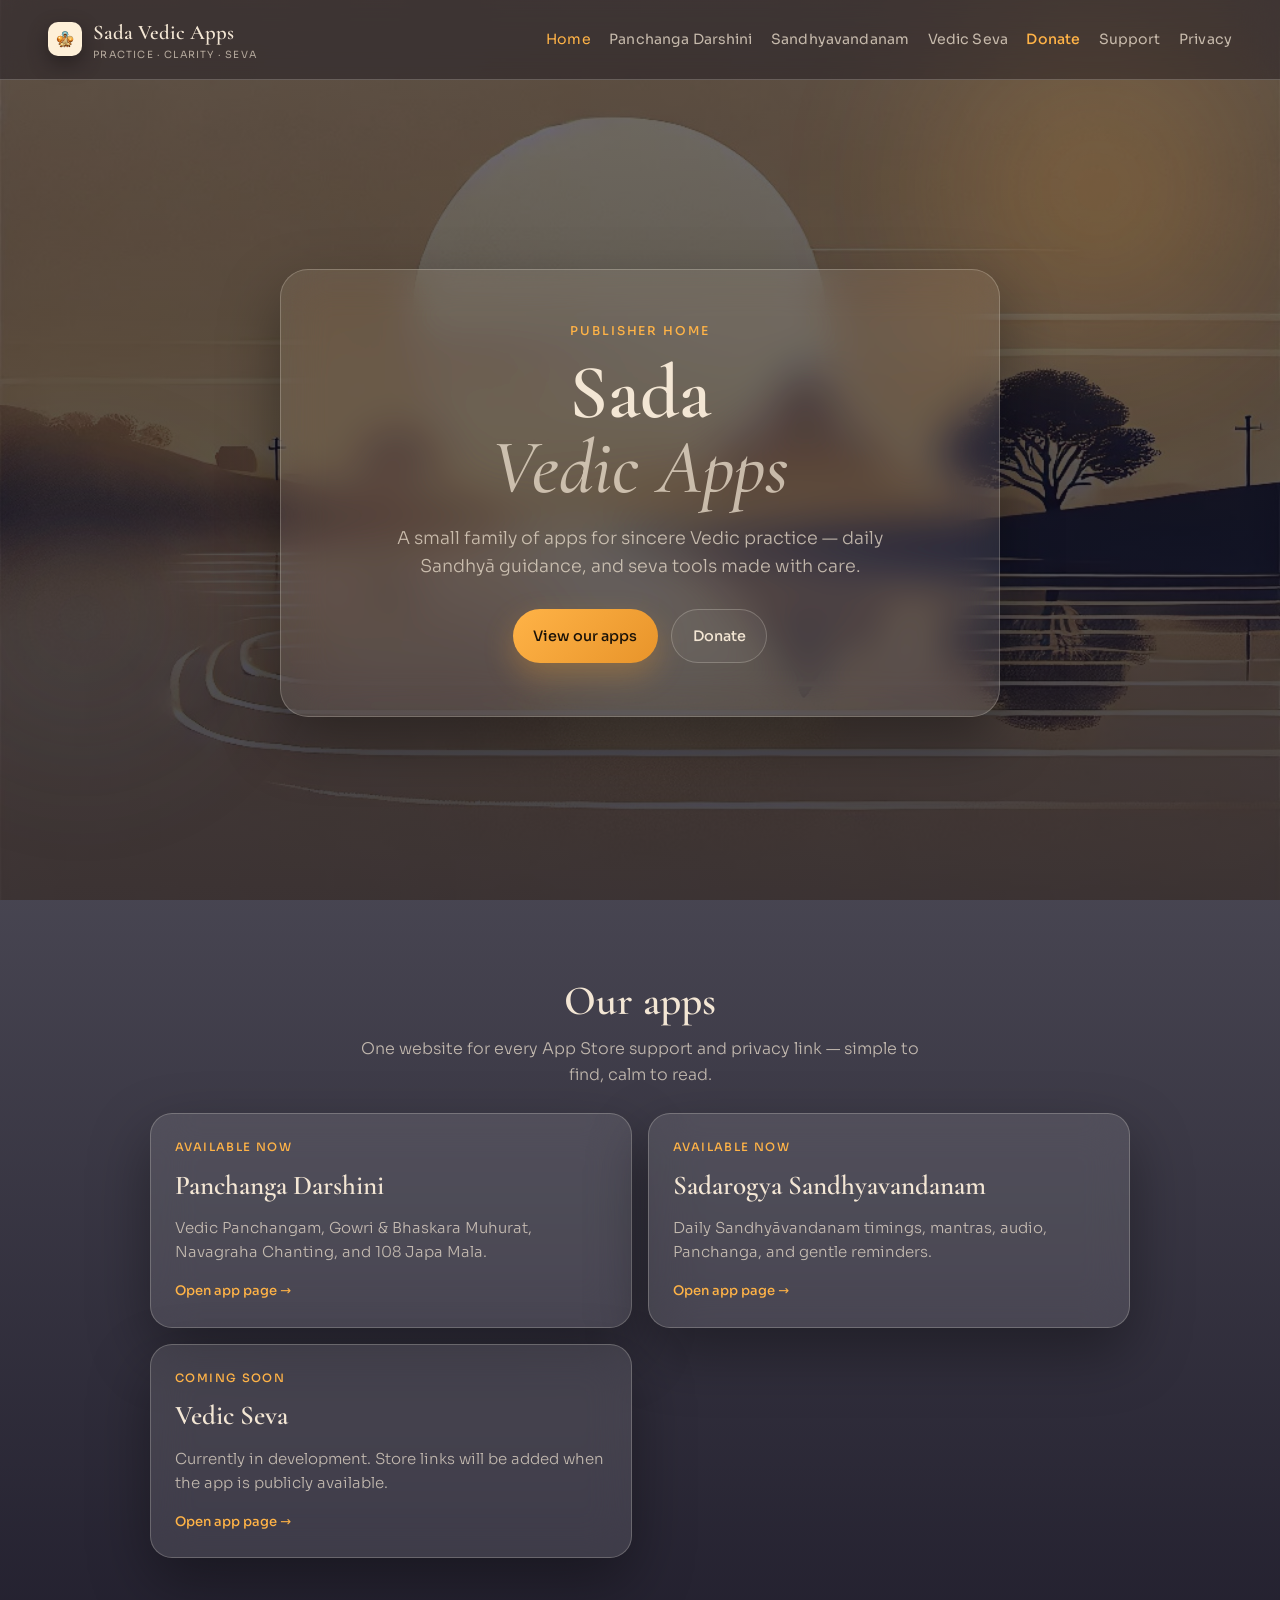
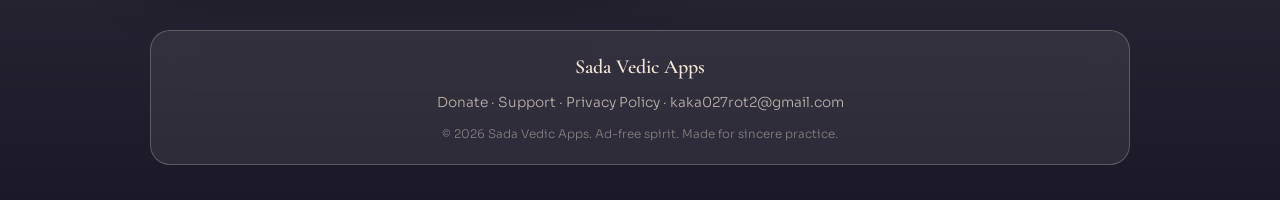
<file: index.html>
<!DOCTYPE html>
<html lang="en">
<head>
  <meta charset="UTF-8" />
  <meta name="viewport" content="width=device-width, initial-scale=1" />
  <meta name="description" content="Sada Vedic Apps — calm, sincere tools for Vedic practice. Sadarogya Sandhyavandanam and Vedic Seva." />
  <meta name="theme-color" content="#0D0A1A" />
  <title>Sada Vedic Apps</title>
  <link rel="icon" type="image/png" href="assets/favicon.png" />
  <link rel="apple-touch-icon" href="assets/app-icon.png" />
  <link rel="preconnect" href="https://fonts.googleapis.com" />
  <link rel="preconnect" href="https://fonts.gstatic.com" crossorigin />
  <link href="https://fonts.googleapis.com/css2?family=Cormorant+Garamond:ital,wght@0,500;0,600;1,500&family=Sora:wght@300;400;500;600&display=swap" rel="stylesheet" />
  <link rel="stylesheet" href="styles.css" />
</head>
<body>
  <div class="ambient" aria-hidden="true">
    <div class="orb orb-a"></div>
    <div class="orb orb-b"></div>
  </div>

  <header class="top">
    <a class="brand-mark" href="index.html">
      <img src="assets/app-icon.png" alt="" width="34" height="34" />
      <span>Sada Vedic Apps<small>Practice · Clarity · Seva</small></span>
    </a>
    <nav>
      <a href="index.html" aria-current="page">Home</a>
      <a href="apps/panchanga-darshini.html">Panchanga Darshini</a>
      <a href="apps/sadarogya-sandhyavandanam.html">Sandhyavandanam</a>
      <a href="apps/vedic-seva.html">Vedic Seva</a>
      <a href="donate.html" class="nav-donate">Donate</a>
      <a href="support.html">Support</a>
      <a href="privacy.html">Privacy</a>
    </nav>
  </header>

  <main>
    <section class="hero">
      <div class="hero-glass glass">
        <p class="eyebrow">Publisher home</p>
        <h1>Sada<br /><em>Vedic Apps</em></h1>
        <p class="lede">
          A small family of apps for sincere Vedic practice —
          daily Sandhyā guidance, and seva tools made with care.
        </p>
        <div class="cta-row">
          <a class="btn primary" href="#apps">View our apps</a>
          <a class="btn ghost" href="donate.html">Donate</a>
        </div>
      </div>
    </section>

    <section class="section" id="apps">
      <div class="wrap">
        <header class="section-head">
          <h2>Our apps</h2>
          <p>One website for every App Store support and privacy link — simple to find, calm to read.</p>
        </header>
        <div class="app-grid">
          <a class="app-card" href="apps/panchanga-darshini.html">
            <p class="label">Available now</p>
            <h3>Panchanga Darshini</h3>
            <p>Vedic Panchangam, Gowri &amp; Bhaskara Muhurat, Navagraha Chanting, and 108 Japa Mala.</p>
            <span class="go">Open app page &rarr;</span>
          </a>
          <a class="app-card" href="apps/sadarogya-sandhyavandanam.html">
            <p class="label">Available now</p>
            <h3>Sadarogya Sandhyavandanam</h3>
            <p>Daily Sandhyāvandanam timings, mantras, audio, Panchanga, and gentle reminders.</p>
            <span class="go">Open app page →</span>
          </a>
          <a class="app-card" href="apps/vedic-seva.html">
            <p class="label">Coming soon</p>
            <h3>Vedic Seva</h3>
            <p>Currently in development. Store links will be added when the app is publicly available.</p>
            <span class="go">Open app page →</span>
          </a>
        </div>
      </div>
    </section>
  </main>

  <footer class="site-foot">
    <div class="foot-glass">
      <p class="foot-brand">Sada Vedic Apps</p>
      <p class="foot-links">
        <a href="donate.html">Donate</a> ·
        <a href="support.html">Support</a> ·
        <a href="privacy.html">Privacy Policy</a> ·
        <a href="mailto:kaka027rot2@gmail.com">kaka027rot2@gmail.com</a>
      </p>
      <p class="foot-copy">© <span id="year"></span> Sada Vedic Apps. Ad-free spirit. Made for sincere practice.</p>
    </div>
  </footer>
  <script>document.getElementById('year').textContent = new Date().getFullYear();</script>
</body>
</html>
</file>
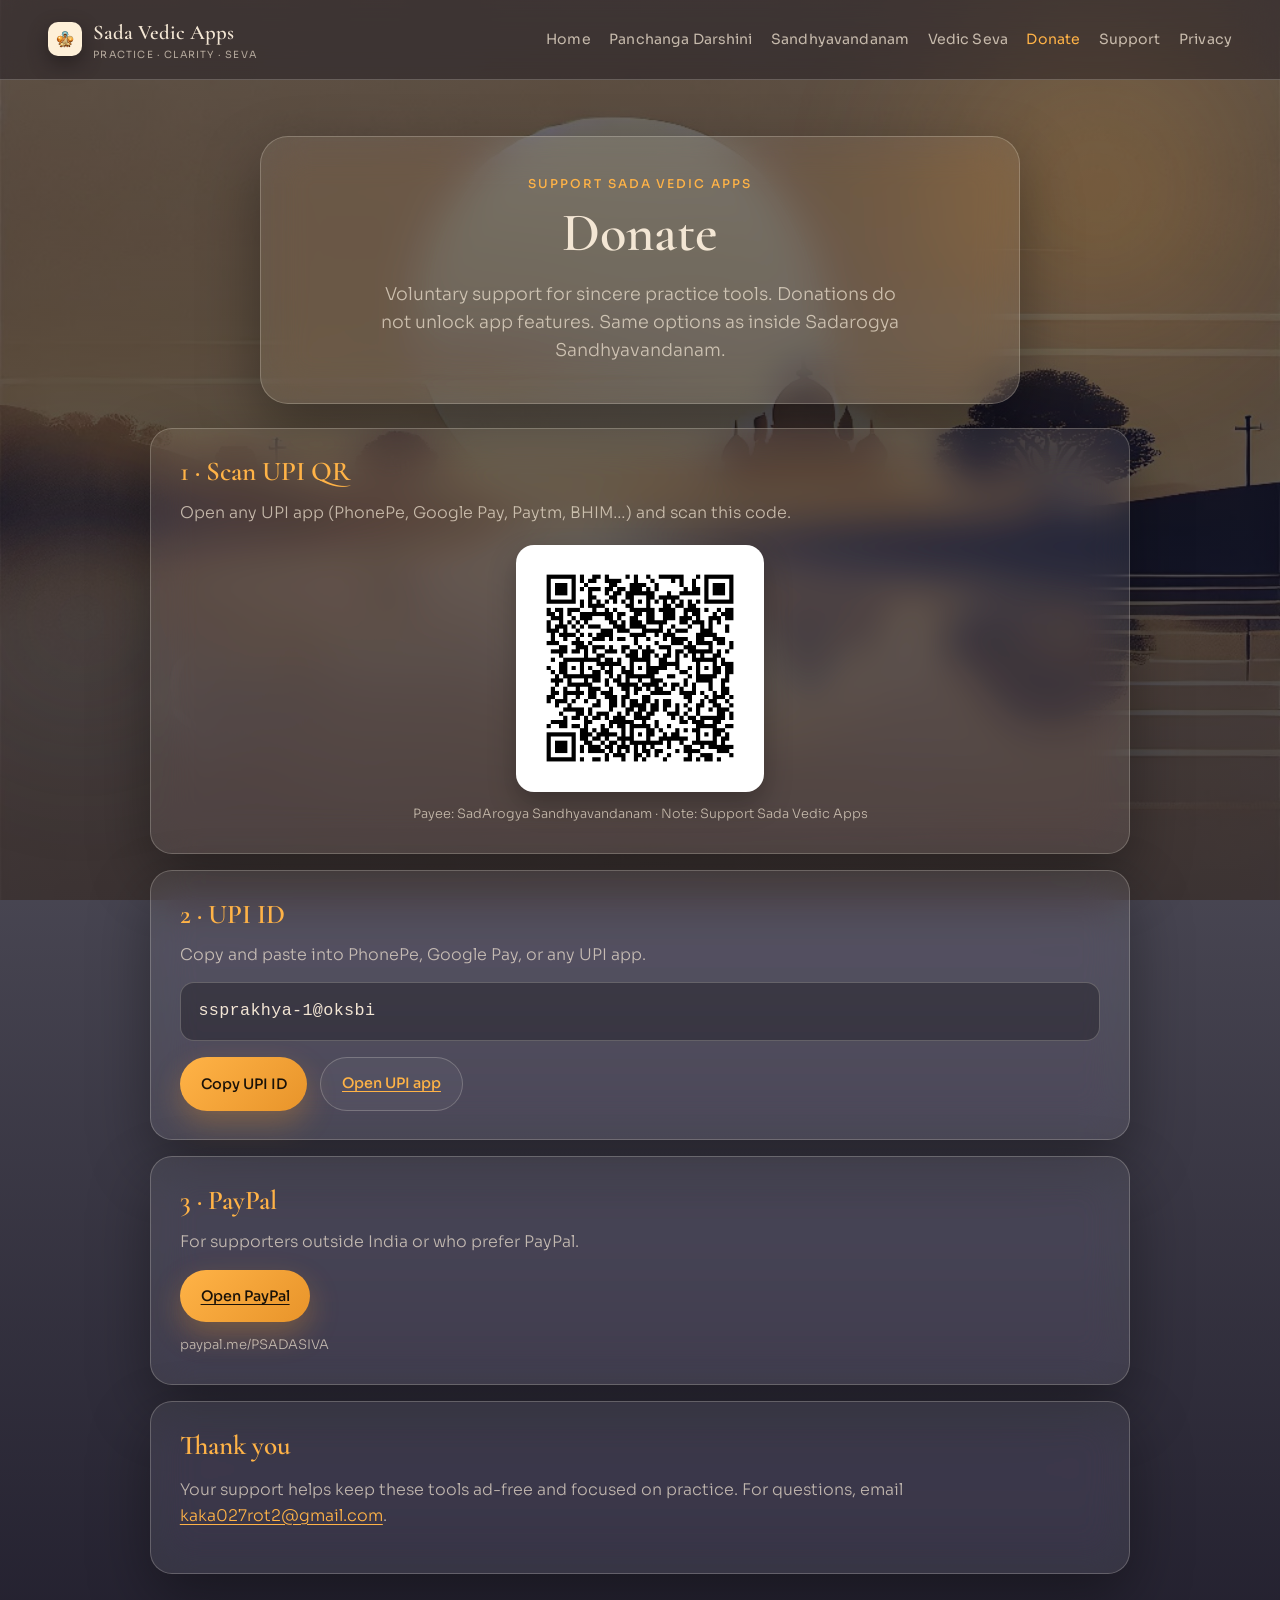
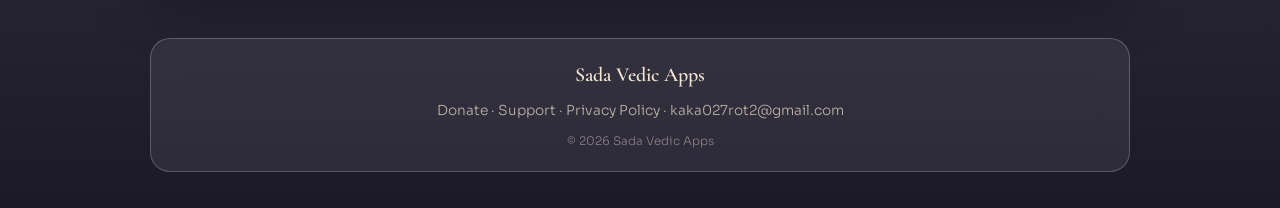
<file: donate.html>
<!DOCTYPE html>
<html lang="en">
<head>
  <meta charset="UTF-8" />
  <meta name="viewport" content="width=device-width, initial-scale=1" />
  <meta name="description" content="Support Sada Vedic Apps — donate via UPI QR, UPI ID, or PayPal." />
  <meta name="theme-color" content="#0D0A1A" />
  <title>Donate · Sada Vedic Apps</title>
  <link rel="icon" type="image/png" href="assets/favicon.png" />
  <link rel="apple-touch-icon" href="assets/app-icon.png" />
  <link rel="preconnect" href="https://fonts.googleapis.com" />
  <link rel="preconnect" href="https://fonts.gstatic.com" crossorigin />
  <link href="https://fonts.googleapis.com/css2?family=Cormorant+Garamond:ital,wght@0,500;0,600;1,500&family=Sora:wght@300;400;500;600&display=swap" rel="stylesheet" />
  <link rel="stylesheet" href="styles.css" />
</head>
<body>
  <div class="ambient" aria-hidden="true">
    <div class="orb orb-a"></div>
    <div class="orb orb-b"></div>
  </div>

  <header class="top">
    <a class="brand-mark" href="index.html">
      <img src="assets/app-icon.png" alt="" width="34" height="34" />
      <span>Sada Vedic Apps<small>Practice · Clarity · Seva</small></span>
    </a>
    <nav>
      <a href="index.html">Home</a>
      <a href="apps/panchanga-darshini.html">Panchanga Darshini</a>
      <a href="apps/sadarogya-sandhyavandanam.html">Sandhyavandanam</a>
      <a href="apps/vedic-seva.html">Vedic Seva</a>
      <a href="donate.html" aria-current="page">Donate</a>
      <a href="support.html">Support</a>
      <a href="privacy.html">Privacy</a>
    </nav>
  </header>

  <main class="page wrap">
    <header class="page-hero glass">
      <p class="eyebrow">Support Sada Vedic Apps</p>
      <h1>Donate</h1>
      <p class="lede">
        Voluntary support for sincere practice tools. Donations do not unlock app features.
        Same options as inside Sadarogya Sandhyavandanam.
      </p>
    </header>

    <div class="stack">
      <section class="panel donate-panel">
        <h2>1 · Scan UPI QR</h2>
        <p class="muted">Open any UPI app (PhonePe, Google Pay, Paytm, BHIM…) and scan this code.</p>
        <div class="qr-wrap">
          <img
            class="qr-image"
            src="assets/upi-qr.png"
            width="220"
            height="220"
            alt="UPI QR code for ssprakhya-1@oksbi"
          />
        </div>
        <p class="muted small-center">Payee: SadArogya Sandhyavandanam · Note: Support Sada Vedic Apps</p>
      </section>

      <section class="panel">
        <h2>2 · UPI ID</h2>
        <p class="muted">Copy and paste into PhonePe, Google Pay, or any UPI app.</p>
        <div class="upi-box" id="upiId">ssprakhya-1@oksbi</div>
        <div class="cta-row" style="justify-content:flex-start;margin-top:1rem">
          <button type="button" class="btn primary" id="copyUpi">Copy UPI ID</button>
          <a class="btn ghost" href="upi://pay?pa=ssprakhya-1@oksbi&pn=SadArogya%20Sandhyavandanam&tn=Support%20Sada%20Vedic%20Apps&cu=INR&mc=0000">Open UPI app</a>
        </div>
        <p class="muted" style="margin-top:0.85rem;font-size:0.82rem" id="copyStatus" hidden>UPI ID copied</p>
      </section>

      <section class="panel">
        <h2>3 · PayPal</h2>
        <p class="muted">For supporters outside India or who prefer PayPal.</p>
        <div class="cta-row" style="justify-content:flex-start;margin-top:1rem">
          <a
            class="btn primary"
            href="https://paypal.me/PSADASIVA"
            target="_blank"
            rel="noopener noreferrer"
          >Open PayPal</a>
        </div>
        <p class="muted" style="margin-top:0.75rem;font-size:0.82rem">
          paypal.me/PSADASIVA
        </p>
      </section>

      <section class="panel">
        <h2>Thank you</h2>
        <p>
          Your support helps keep these tools ad-free and focused on practice.
          For questions, email
          <a href="mailto:kaka027rot2@gmail.com">kaka027rot2@gmail.com</a>.
        </p>
      </section>
    </div>
  </main>

  <footer class="site-foot">
    <div class="foot-glass">
      <p class="foot-brand">Sada Vedic Apps</p>
      <p class="foot-links">
        <a href="donate.html">Donate</a> ·
        <a href="support.html">Support</a> ·
        <a href="privacy.html">Privacy Policy</a> ·
        <a href="mailto:kaka027rot2@gmail.com">kaka027rot2@gmail.com</a>
      </p>
      <p class="foot-copy">© <span id="year"></span> Sada Vedic Apps</p>
    </div>
  </footer>
  <script>
    document.getElementById('year').textContent = new Date().getFullYear();
    const btn = document.getElementById('copyUpi');
    const status = document.getElementById('copyStatus');
    btn.addEventListener('click', async () => {
      const id = 'ssprakhya-1@oksbi';
      try {
        await navigator.clipboard.writeText(id);
      } catch (_) {
        const ta = document.createElement('textarea');
        ta.value = id;
        document.body.appendChild(ta);
        ta.select();
        document.execCommand('copy');
        document.body.removeChild(ta);
      }
      status.hidden = false;
      setTimeout(() => { status.hidden = true; }, 2000);
    });
  </script>
</body>
</html>
</file>
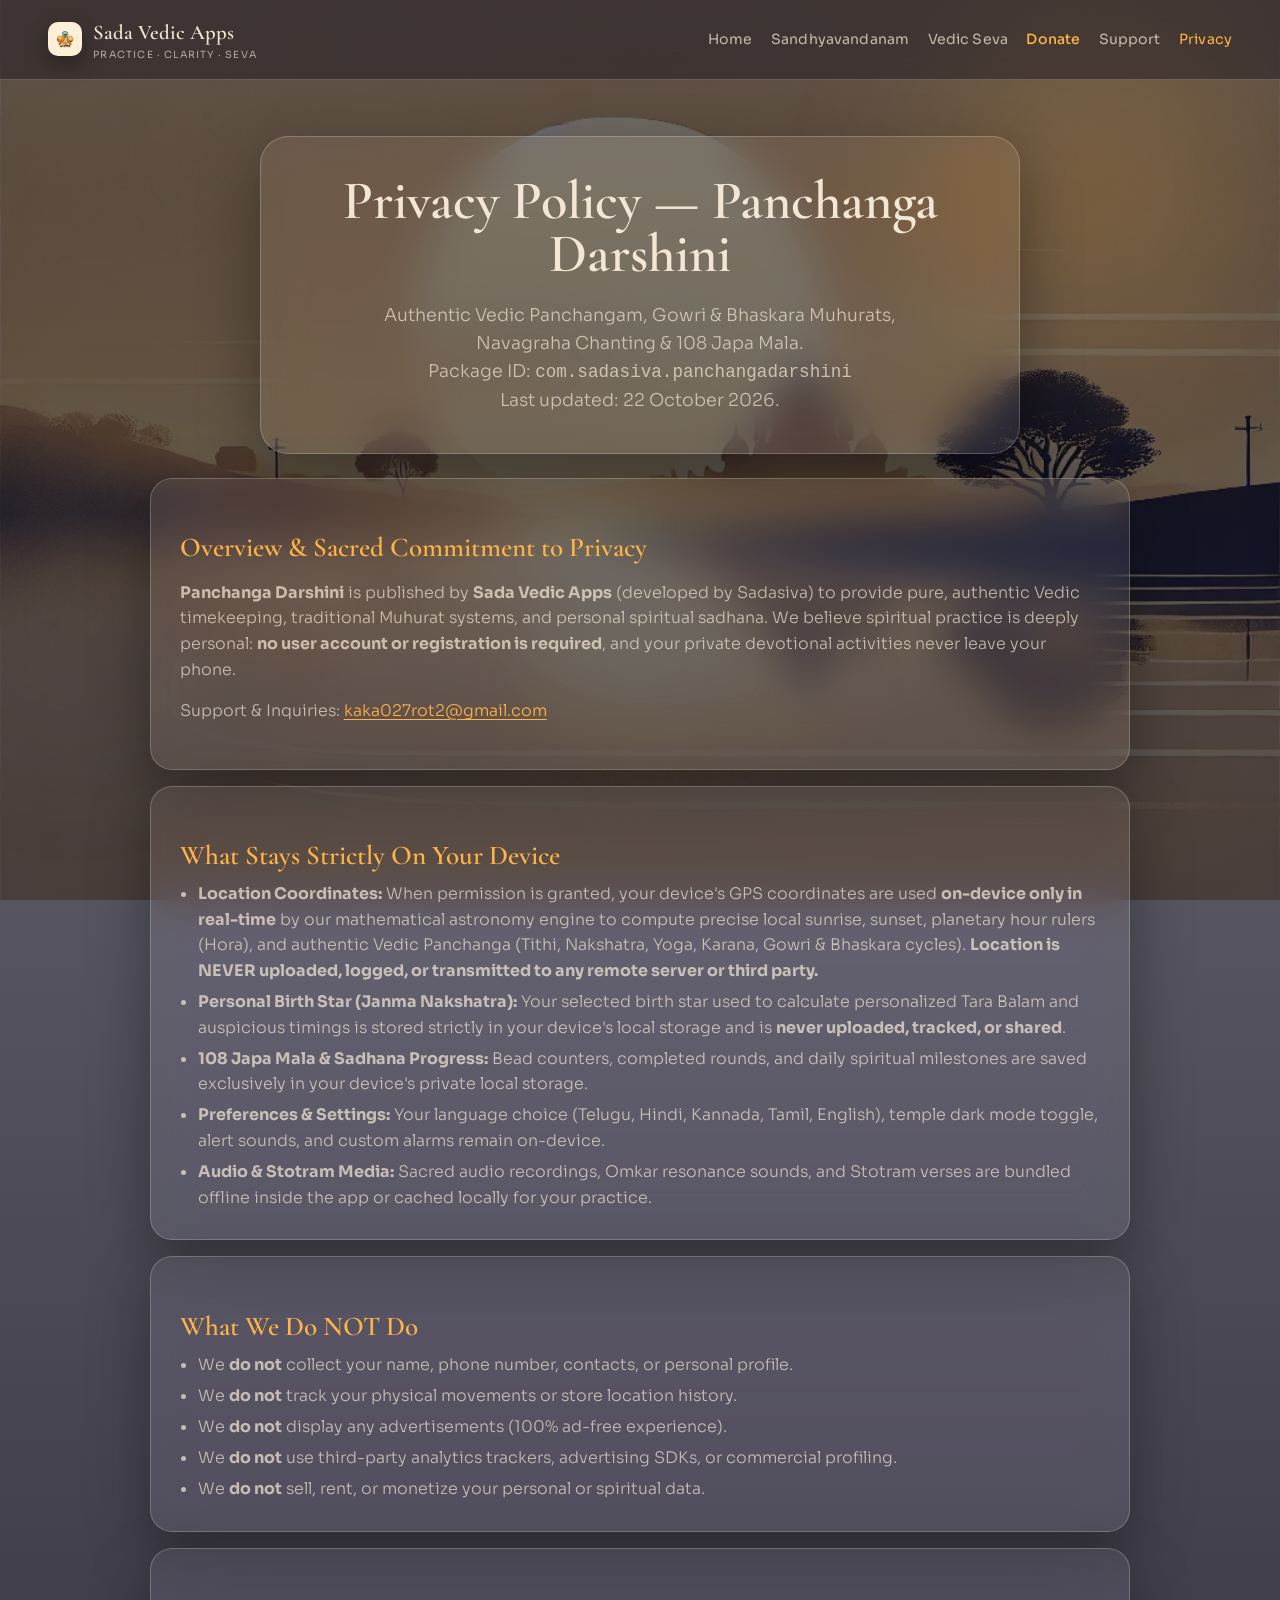
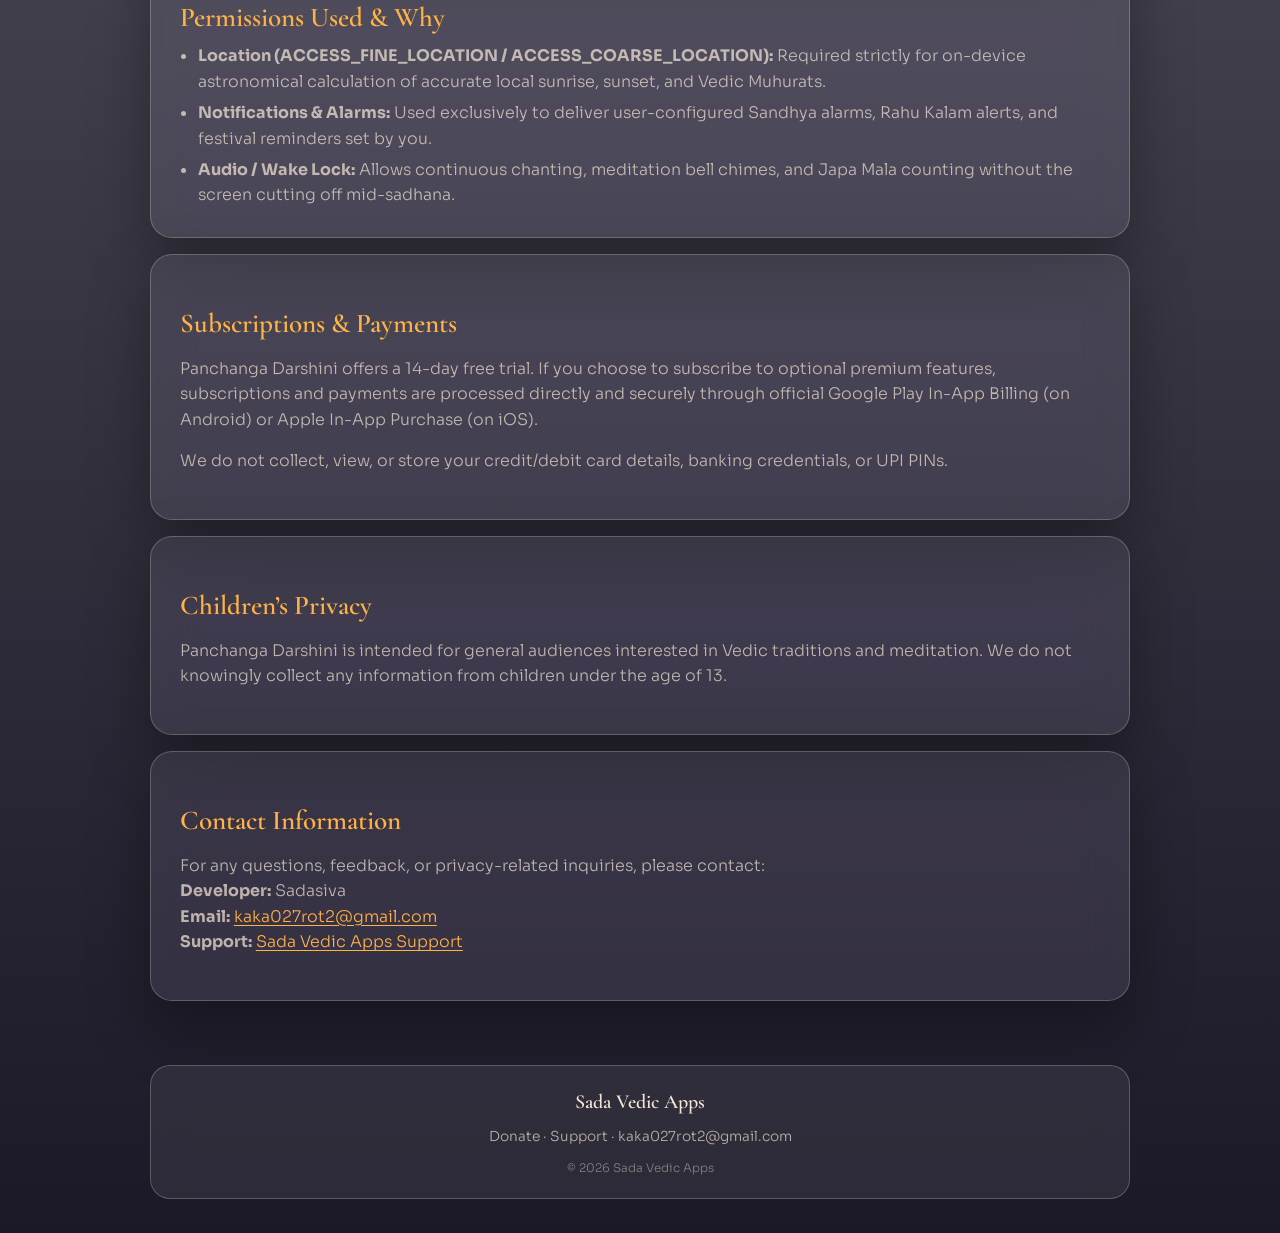
<file: panchanga-darshini-privacy.html>
<!DOCTYPE html>
<html lang="en">
<head>
  <meta charset="UTF-8" />
  <meta name="viewport" content="width=device-width, initial-scale=1" />
  <meta name="description" content="Privacy Policy for Panchanga Darshini — Vedic Panchangam, Gowri & Bhaskara Muhurat, Navagraha Chanting & Japa Mala." />
  <meta name="theme-color" content="#0D0A1A" />
  <title>Privacy Policy · Panchanga Darshini</title>
  <link rel="icon" type="image/png" href="assets/favicon.png" />
  <link rel="apple-touch-icon" href="assets/app-icon.png" />
  <link rel="preconnect" href="https://fonts.googleapis.com" />
  <link rel="preconnect" href="https://fonts.gstatic.com" crossorigin />
  <link href="https://fonts.googleapis.com/css2?family=Cormorant+Garamond:ital,wght@0,500;0,600;1,500&family=Sora:wght@300;400;500;600&display=swap" rel="stylesheet" />
  <link rel="stylesheet" href="styles.css" />
</head>
<body>
  <div class="ambient" aria-hidden="true">
    <div class="orb orb-a"></div>
    <div class="orb orb-b"></div>
  </div>

  <header class="top">
    <a class="brand-mark" href="index.html">
      <img src="assets/app-icon.png" alt="" width="34" height="34" />
      <span>Sada Vedic Apps<small>Practice · Clarity · Seva</small></span>
    </a>
    <nav>
      <a href="index.html">Home</a>
      <a href="apps/sadarogya-sandhyavandanam.html">Sandhyavandanam</a>
      <a href="apps/vedic-seva.html">Vedic Seva</a>
      <a href="donate.html" class="nav-donate">Donate</a>
      <a href="support.html">Support</a>
      <a href="privacy.html" aria-current="page">Privacy</a>
    </nav>
  </header>

  <main class="page wrap">
    <header class="page-hero glass">
      <h1>Privacy Policy — Panchanga Darshini</h1>
      <p class="lede">
        Authentic Vedic Panchangam, Gowri & Bhaskara Muhurats, Navagraha Chanting & 108 Japa Mala.<br />
        Package ID: <code>com.sadasiva.panchangadarshini</code><br />
        Last updated: 22 October 2026.
      </p>
    </header>

    <div class="stack prose">
      <section class="panel">
        <h2>Overview & Sacred Commitment to Privacy</h2>
        <p>
          <strong>Panchanga Darshini</strong> is published by <strong>Sada Vedic Apps</strong> (developed by Sadasiva)
          to provide pure, authentic Vedic timekeeping, traditional Muhurat systems, and personal spiritual sadhana.
          We believe spiritual practice is deeply personal: <strong>no user account or registration is required</strong>,
          and your private devotional activities never leave your phone.
        </p>
        <p>
          Support & Inquiries: <a href="mailto:kaka027rot2@gmail.com">kaka027rot2@gmail.com</a>
        </p>
      </section>

      <section class="panel">
        <h2>What Stays Strictly On Your Device</h2>
        <ul>
          <li>
            <strong>Location Coordinates:</strong> When permission is granted, your device's GPS coordinates are used
            <strong>on-device only in real-time</strong> by our mathematical astronomy engine to compute precise local sunrise, sunset,
            planetary hour rulers (Hora), and authentic Vedic Panchanga (Tithi, Nakshatra, Yoga, Karana, Gowri & Bhaskara cycles).
            <strong>Location is NEVER uploaded, logged, or transmitted to any remote server or third party.</strong>
          </li>
          <li>
            <strong>Personal Birth Star (Janma Nakshatra):</strong> Your selected birth star used to calculate
            personalized Tara Balam and auspicious timings is stored strictly in your device's local storage and is
            <strong>never uploaded, tracked, or shared</strong>.
          </li>
          <li>
            <strong>108 Japa Mala & Sadhana Progress:</strong> Bead counters, completed rounds, and daily spiritual milestones
            are saved exclusively in your device's private local storage.
          </li>
          <li>
            <strong>Preferences & Settings:</strong> Your language choice (Telugu, Hindi, Kannada, Tamil, English),
            temple dark mode toggle, alert sounds, and custom alarms remain on-device.
          </li>
          <li>
            <strong>Audio & Stotram Media:</strong> Sacred audio recordings, Omkar resonance sounds, and Stotram verses
            are bundled offline inside the app or cached locally for your practice.
          </li>
        </ul>
      </section>

      <section class="panel">
        <h2>What We Do NOT Do</h2>
        <ul>
          <li>We <strong>do not</strong> collect your name, phone number, contacts, or personal profile.</li>
          <li>We <strong>do not</strong> track your physical movements or store location history.</li>
          <li>We <strong>do not</strong> display any advertisements (100% ad-free experience).</li>
          <li>We <strong>do not</strong> use third-party analytics trackers, advertising SDKs, or commercial profiling.</li>
          <li>We <strong>do not</strong> sell, rent, or monetize your personal or spiritual data.</li>
        </ul>
      </section>

      <section class="panel">
        <h2>Permissions Used & Why</h2>
        <ul>
          <li>
            <strong>Location (ACCESS_FINE_LOCATION / ACCESS_COARSE_LOCATION):</strong>
            Required strictly for on-device astronomical calculation of accurate local sunrise, sunset, and Vedic Muhurats.
          </li>
          <li>
            <strong>Notifications & Alarms:</strong>
            Used exclusively to deliver user-configured Sandhya alarms, Rahu Kalam alerts, and festival reminders set by you.
          </li>
          <li>
            <strong>Audio / Wake Lock:</strong>
            Allows continuous chanting, meditation bell chimes, and Japa Mala counting without the screen cutting off mid-sadhana.
          </li>
        </ul>
      </section>

      <section class="panel">
        <h2>Subscriptions & Payments</h2>
        <p>
          Panchanga Darshini offers a 14-day free trial. If you choose to subscribe to optional premium features,
          subscriptions and payments are processed directly and securely through official Google Play In-App Billing (on Android)
          or Apple In-App Purchase (on iOS).
        </p>
        <p>
          We do not collect, view, or store your credit/debit card details, banking credentials, or UPI PINs.
        </p>
      </section>

      <section class="panel">
        <h2>Children’s Privacy</h2>
        <p>
          Panchanga Darshini is intended for general audiences interested in Vedic traditions and meditation.
          We do not knowingly collect any information from children under the age of 13.
        </p>
      </section>

      <section class="panel">
        <h2>Contact Information</h2>
        <p>
          For any questions, feedback, or privacy-related inquiries, please contact:<br />
          <strong>Developer:</strong> Sadasiva<br />
          <strong>Email:</strong> <a href="mailto:kaka027rot2@gmail.com">kaka027rot2@gmail.com</a><br />
          <strong>Support:</strong> <a href="support.html">Sada Vedic Apps Support</a>
        </p>
      </section>
    </div>
  </main>

  <footer class="site-foot">
    <div class="foot-glass">
      <p class="foot-brand">Sada Vedic Apps</p>
      <p class="foot-links">
        <a href="donate.html">Donate</a> ·
        <a href="support.html">Support</a> ·
        <a href="mailto:kaka027rot2@gmail.com">kaka027rot2@gmail.com</a>
      </p>
      <p class="foot-copy">© <span id="year"></span> Sada Vedic Apps</p>
    </div>
  </footer>
  <script>document.getElementById('year').textContent = new Date().getFullYear();</script>
</body>
</html>
</file>
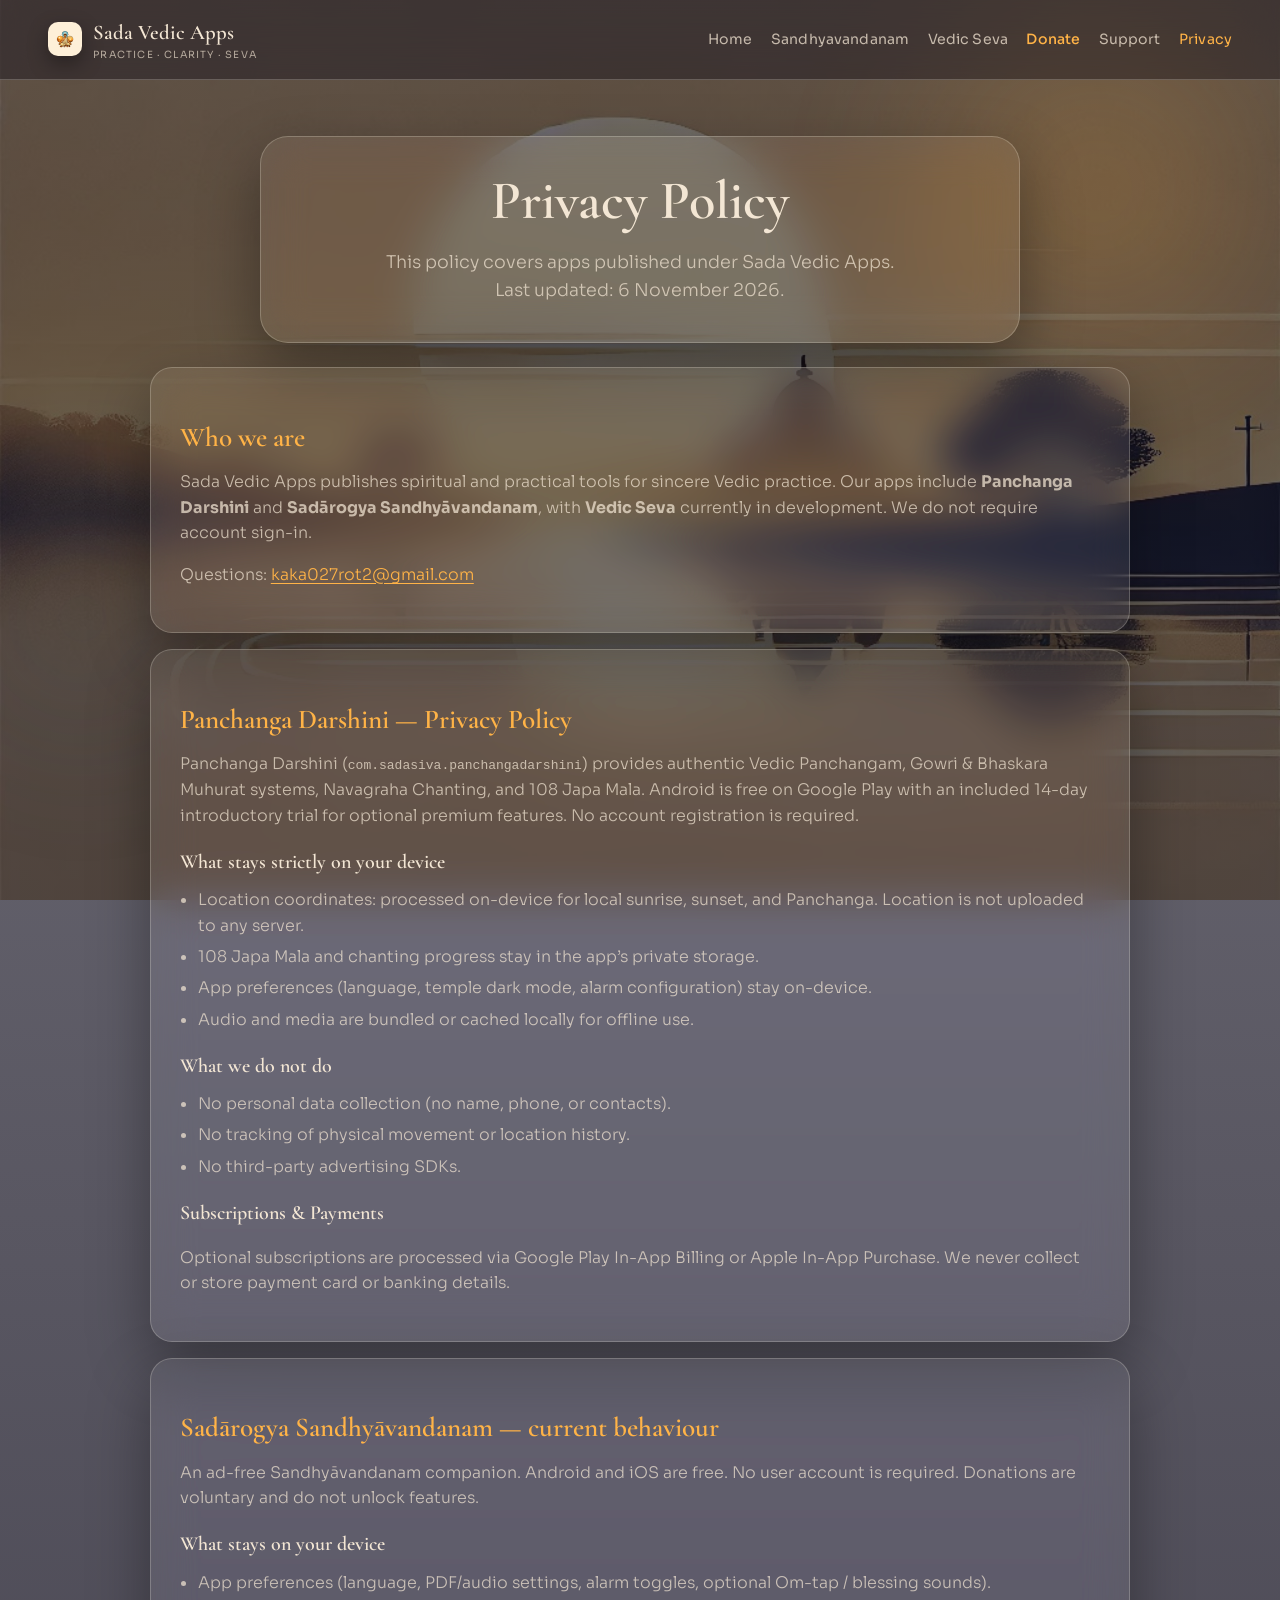
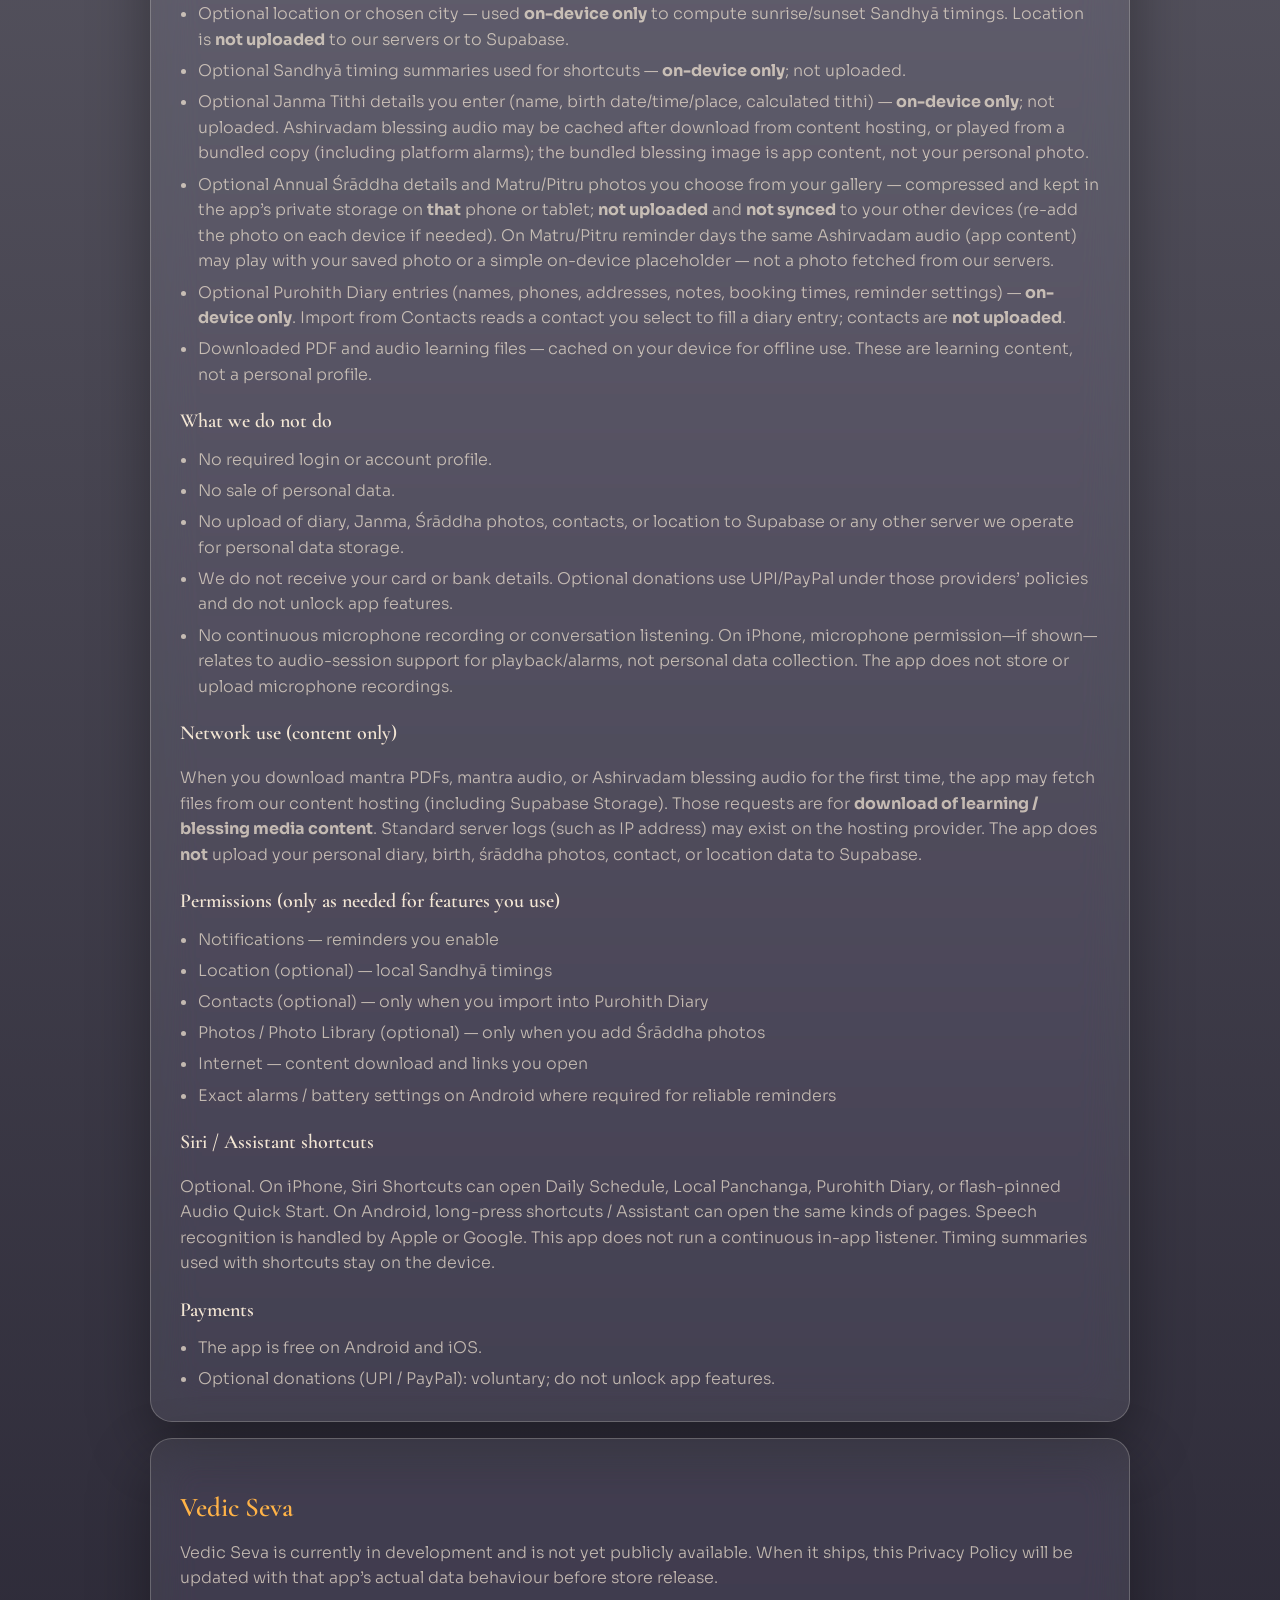
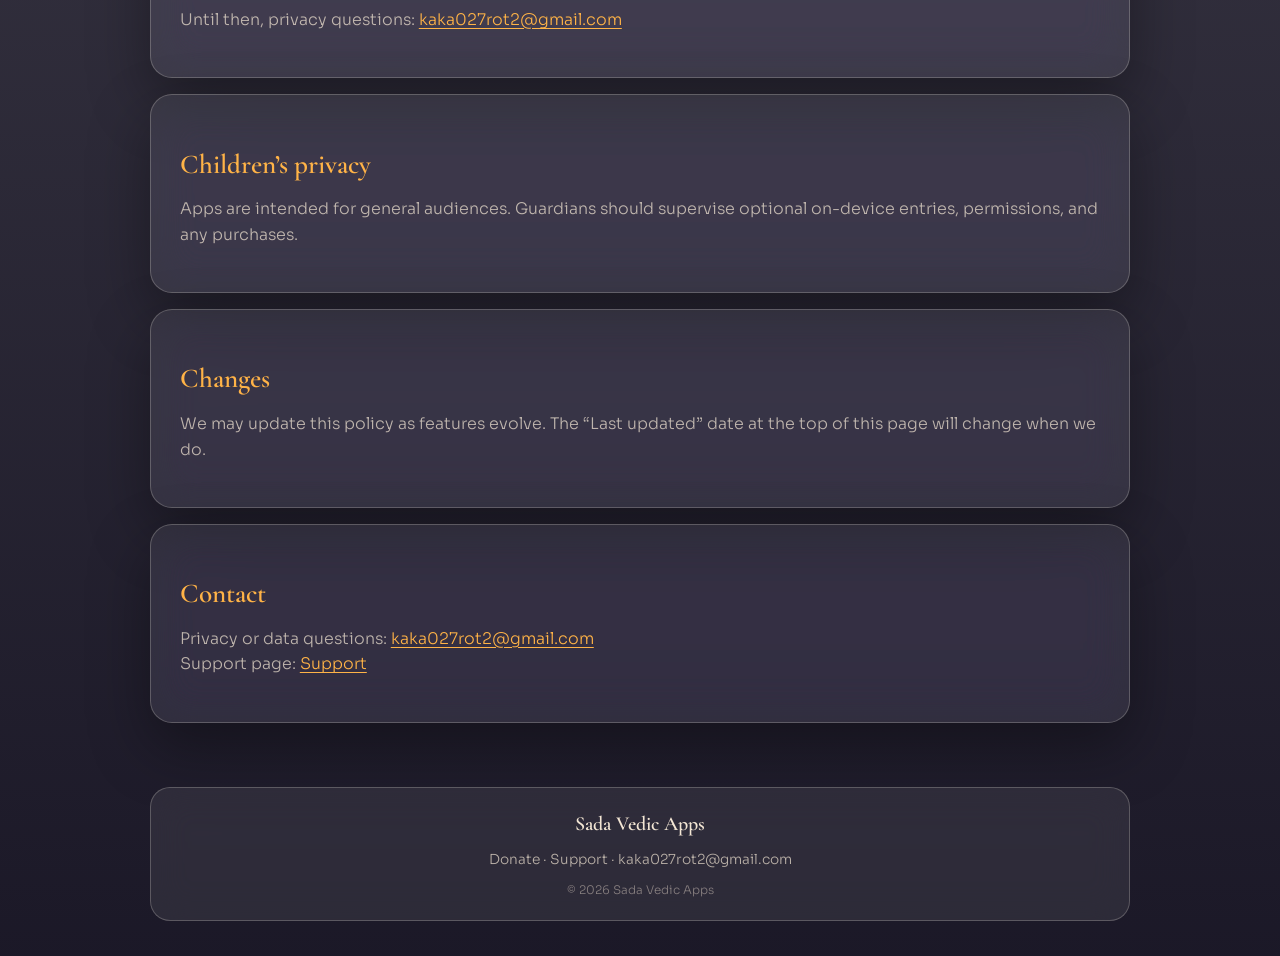
<file: privacy.html>
<!DOCTYPE html>
<html lang="en">
<head>
  <meta charset="UTF-8" />
  <meta name="viewport" content="width=device-width, initial-scale=1" />
  <meta name="description" content="Privacy Policy for Sada Vedic Apps — Sadārogya Sandhyāvandanam current behaviour; Vedic Seva in development." />
  <meta name="theme-color" content="#0D0A1A" />
  <title>Privacy Policy · Sada Vedic Apps</title>
  <link rel="icon" type="image/png" href="assets/favicon.png" />
  <link rel="apple-touch-icon" href="assets/app-icon.png" />
  <link rel="preconnect" href="https://fonts.googleapis.com" />
  <link rel="preconnect" href="https://fonts.gstatic.com" crossorigin />
  <link href="https://fonts.googleapis.com/css2?family=Cormorant+Garamond:ital,wght@0,500;0,600;1,500&family=Sora:wght@300;400;500;600&display=swap" rel="stylesheet" />
  <link rel="stylesheet" href="styles.css" />
</head>
<body>
  <div class="ambient" aria-hidden="true">
    <div class="orb orb-a"></div>
    <div class="orb orb-b"></div>
  </div>

  <header class="top">
    <a class="brand-mark" href="index.html">
      <img src="assets/app-icon.png" alt="" width="34" height="34" />
      <span>Sada Vedic Apps<small>Practice · Clarity · Seva</small></span>
    </a>
    <nav>
      <a href="index.html">Home</a>
      <a href="apps/sadarogya-sandhyavandanam.html">Sandhyavandanam</a>
      <a href="apps/vedic-seva.html">Vedic Seva</a>
      <a href="donate.html" class="nav-donate">Donate</a>
      <a href="support.html">Support</a>
      <a href="privacy.html" aria-current="page">Privacy</a>
    </nav>
  </header>

  <main class="page wrap">
    <header class="page-hero glass">
      <h1>Privacy Policy</h1>
      <p class="lede">
        This policy covers apps published under Sada Vedic Apps.
        Last updated: 6 November 2026.
      </p>
    </header>

    <div class="stack prose">
      <section class="panel">
        <h2>Who we are</h2>
        <p>
          Sada Vedic Apps publishes spiritual and practical tools for sincere Vedic practice.
          Our apps include <strong>Panchanga Darshini</strong> and
          <strong>Sadārogya Sandhyāvandanam</strong>, with
          <strong>Vedic Seva</strong> currently in development.
          We do not require account sign-in.
        </p>
        <p>
          Questions:
          <a href="mailto:kaka027rot2@gmail.com">kaka027rot2@gmail.com</a>
        </p>
      </section>

      <section class="panel">
        <h2>Panchanga Darshini — Privacy Policy</h2>
        <p>
          Panchanga Darshini (<code>com.sadasiva.panchangadarshini</code>) provides authentic Vedic Panchangam,
          Gowri &amp; Bhaskara Muhurat systems, Navagraha Chanting, and 108 Japa Mala.
          Android is free on Google Play with an included 14-day introductory trial for optional premium features.
          No account registration is required.
        </p>
        <h3>What stays strictly on your device</h3>
        <ul>
          <li>Location coordinates: processed on-device for local sunrise, sunset, and Panchanga. Location is not uploaded to any server.</li>
          <li>108 Japa Mala and chanting progress stay in the app’s private storage.</li>
          <li>App preferences (language, temple dark mode, alarm configuration) stay on-device.</li>
          <li>Audio and media are bundled or cached locally for offline use.</li>
        </ul>
        <h3>What we do not do</h3>
        <ul>
          <li>No personal data collection (no name, phone, or contacts).</li>
          <li>No tracking of physical movement or location history.</li>
          <li>No third-party advertising SDKs.</li>
        </ul>
        <h3>Subscriptions &amp; Payments</h3>
        <p>
          Optional subscriptions are processed via Google Play In-App Billing or Apple In-App Purchase.
          We never collect or store payment card or banking details.
        </p>
      </section>

      <section class="panel">
        <h2>Sadārogya Sandhyāvandanam — current behaviour</h2>
        <p>
          An ad-free Sandhyāvandanam companion. Android and iOS are free.
          No user account is required. Donations are voluntary and do not unlock features.
        </p>

        <h3>What stays on your device</h3>
        <ul>
          <li>App preferences (language, PDF/audio settings, alarm toggles, optional Om-tap / blessing sounds).</li>
          <li>Optional location or chosen city — used <strong>on-device only</strong> to compute sunrise/sunset Sandhyā timings. Location is <strong>not uploaded</strong> to our servers or to Supabase.</li>
          <li>Optional Sandhyā timing summaries used for shortcuts — <strong>on-device only</strong>; not uploaded.</li>
          <li>Optional Janma Tithi details you enter (name, birth date/time/place, calculated tithi) — <strong>on-device only</strong>; not uploaded. Ashirvadam blessing audio may be cached after download from content hosting, or played from a bundled copy (including platform alarms); the bundled blessing image is app content, not your personal photo.</li>
          <li>Optional Annual Śrāddha details and Matru/Pitru photos you choose from your gallery — compressed and kept in the app’s private storage on <strong>that</strong> phone or tablet; <strong>not uploaded</strong> and <strong>not synced</strong> to your other devices (re-add the photo on each device if needed). On Matru/Pitru reminder days the same Ashirvadam audio (app content) may play with your saved photo or a simple on-device placeholder — not a photo fetched from our servers.</li>
          <li>Optional Purohith Diary entries (names, phones, addresses, notes, booking times, reminder settings) — <strong>on-device only</strong>. Import from Contacts reads a contact you select to fill a diary entry; contacts are <strong>not uploaded</strong>.</li>
          <li>Downloaded PDF and audio learning files — cached on your device for offline use. These are learning content, not a personal profile.</li>
        </ul>

        <h3>What we do not do</h3>
        <ul>
          <li>No required login or account profile.</li>
          <li>No sale of personal data.</li>
          <li>No upload of diary, Janma, Śrāddha photos, contacts, or location to Supabase or any other server we operate for personal data storage.</li>
          <li>We do not receive your card or bank details. Optional donations use UPI/PayPal under those providers’ policies and do not unlock app features.</li>
          <li>No continuous microphone recording or conversation listening. On iPhone, microphone permission—if shown—relates to audio-session support for playback/alarms, not personal data collection. The app does not store or upload microphone recordings.</li>
        </ul>

        <h3>Network use (content only)</h3>
        <p>
          When you download mantra PDFs, mantra audio, or Ashirvadam blessing audio for the first time, the app may fetch files from our content hosting (including Supabase Storage).
          Those requests are for <strong>download of learning / blessing media content</strong>. Standard server logs (such as IP address) may exist on the hosting provider.
          The app does <strong>not</strong> upload your personal diary, birth, śrāddha photos, contact, or location data to Supabase.
        </p>

        <h3>Permissions (only as needed for features you use)</h3>
        <ul>
          <li>Notifications — reminders you enable</li>
          <li>Location (optional) — local Sandhyā timings</li>
          <li>Contacts (optional) — only when you import into Purohith Diary</li>
          <li>Photos / Photo Library (optional) — only when you add Śrāddha photos</li>
          <li>Internet — content download and links you open</li>
          <li>Exact alarms / battery settings on Android where required for reliable reminders</li>
        </ul>

        <h3>Siri / Assistant shortcuts</h3>
        <p>
          Optional. On iPhone, Siri Shortcuts can open Daily Schedule, Local Panchanga, Purohith Diary, or flash-pinned Audio Quick Start.
          On Android, long-press shortcuts / Assistant can open the same kinds of pages.
          Speech recognition is handled by Apple or Google. This app does not run a continuous in-app listener.
          Timing summaries used with shortcuts stay on the device.
        </p>

        <h3>Payments</h3>
        <ul>
          <li>The app is free on Android and iOS.</li>
          <li>Optional donations (UPI / PayPal): voluntary; do not unlock app features.</li>
        </ul>
      </section>

      <section class="panel">
        <h2>Vedic Seva</h2>
        <p>
          Vedic Seva is currently in development and is not yet publicly available.
          When it ships, this Privacy Policy will be updated with that app’s actual data behaviour before store release.
        </p>
        <p>
          Until then, privacy questions:
          <a href="mailto:kaka027rot2@gmail.com">kaka027rot2@gmail.com</a>
        </p>
      </section>

      <section class="panel">
        <h2>Children’s privacy</h2>
        <p>
          Apps are intended for general audiences. Guardians should supervise optional
          on-device entries, permissions, and any purchases.
        </p>
      </section>

      <section class="panel">
        <h2>Changes</h2>
        <p>
          We may update this policy as features evolve. The “Last updated” date at the
          top of this page will change when we do.
        </p>
      </section>

      <section class="panel">
        <h2>Contact</h2>
        <p>
          Privacy or data questions:
          <a href="mailto:kaka027rot2@gmail.com">kaka027rot2@gmail.com</a><br />
          Support page:
          <a href="support.html">Support</a>
        </p>
      </section>
    </div>
  </main>

  <footer class="site-foot">
    <div class="foot-glass">
      <p class="foot-brand">Sada Vedic Apps</p>
      <p class="foot-links">
        <a href="donate.html">Donate</a> ·
        <a href="support.html">Support</a> ·
        <a href="mailto:kaka027rot2@gmail.com">kaka027rot2@gmail.com</a>
      </p>
      <p class="foot-copy">© <span id="year"></span> Sada Vedic Apps</p>
    </div>
  </footer>
  <script>document.getElementById('year').textContent = new Date().getFullYear();</script>
</body>
</html>
</file>
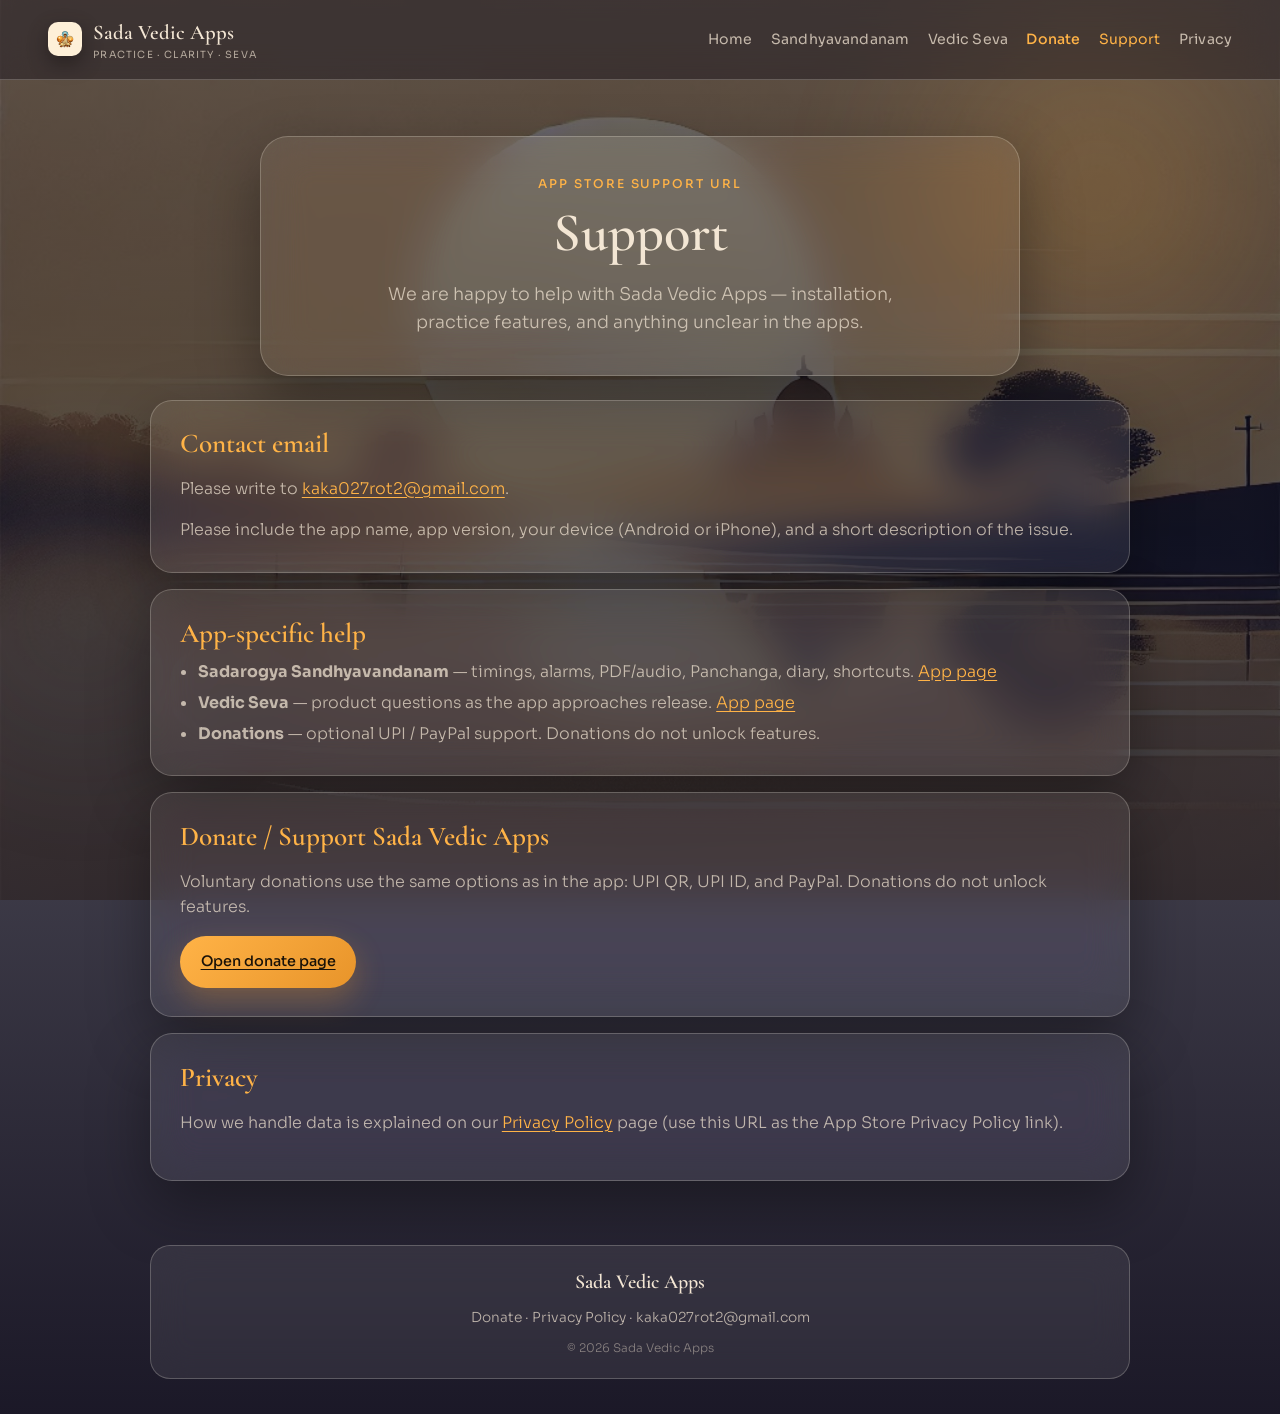
<file: support.html>
<!DOCTYPE html>
<html lang="en">
<head>
  <meta charset="UTF-8" />
  <meta name="viewport" content="width=device-width, initial-scale=1" />
  <meta name="description" content="Support for Sada Vedic Apps — Sadarogya Sandhyavandanam and Vedic Seva. Email kaka027rot2@gmail.com." />
  <meta name="theme-color" content="#0D0A1A" />
  <title>Support · Sada Vedic Apps</title>
  <link rel="icon" type="image/png" href="assets/favicon.png" />
  <link rel="apple-touch-icon" href="assets/app-icon.png" />
  <link rel="preconnect" href="https://fonts.googleapis.com" />
  <link rel="preconnect" href="https://fonts.gstatic.com" crossorigin />
  <link href="https://fonts.googleapis.com/css2?family=Cormorant+Garamond:ital,wght@0,500;0,600;1,500&family=Sora:wght@300;400;500;600&display=swap" rel="stylesheet" />
  <link rel="stylesheet" href="styles.css" />
</head>
<body>
  <div class="ambient" aria-hidden="true">
    <div class="orb orb-a"></div>
    <div class="orb orb-b"></div>
  </div>

  <header class="top">
    <a class="brand-mark" href="index.html">
      <img src="assets/app-icon.png" alt="" width="34" height="34" />
      <span>Sada Vedic Apps<small>Practice · Clarity · Seva</small></span>
    </a>
    <nav>
      <a href="index.html">Home</a>
      <a href="apps/sadarogya-sandhyavandanam.html">Sandhyavandanam</a>
      <a href="apps/vedic-seva.html">Vedic Seva</a>
      <a href="donate.html" class="nav-donate">Donate</a>
      <a href="support.html" aria-current="page">Support</a>
      <a href="privacy.html">Privacy</a>
    </nav>
  </header>

  <main class="page wrap">
    <header class="page-hero glass">
      <p class="eyebrow">App Store Support URL</p>
      <h1>Support</h1>
      <p class="lede">
        We are happy to help with Sada Vedic Apps — installation, practice features,
        and anything unclear in the apps.
      </p>
    </header>

    <div class="stack">
      <section class="panel">
        <h2>Contact email</h2>
        <p>
          Please write to
          <a href="mailto:kaka027rot2@gmail.com?subject=Sada%20Vedic%20Apps%20Support">kaka027rot2@gmail.com</a>.
        </p>
        <p class="muted">
          Please include the app name, app version, your device (Android or iPhone), and a short description of the issue.
        </p>
      </section>

      <section class="panel">
        <h2>App-specific help</h2>
        <ul>
          <li>
            <strong>Sadarogya Sandhyavandanam</strong> —
            timings, alarms, PDF/audio, Panchanga, diary, shortcuts.
            <a href="apps/sadarogya-sandhyavandanam.html">App page</a>
          </li>
          <li>
            <strong>Vedic Seva</strong> —
            product questions as the app approaches release.
            <a href="apps/vedic-seva.html">App page</a>
          </li>
          <li>
            <strong>Donations</strong> —
            optional UPI / PayPal support. Donations do not unlock features.
          </li>
        </ul>
      </section>

      <section class="panel">
        <h2>Donate / Support Sada Vedic Apps</h2>
        <p>
          Voluntary donations use the same options as in the app: UPI QR, UPI ID, and PayPal.
          Donations do not unlock features.
        </p>
        <div class="cta-row" style="justify-content:flex-start;margin-top:1rem">
          <a class="btn primary" href="donate.html">Open donate page</a>
        </div>
      </section>

      <section class="panel">
        <h2>Privacy</h2>
        <p>
          How we handle data is explained on our
          <a href="privacy.html">Privacy Policy</a> page (use this URL as the App Store Privacy Policy link).
        </p>
      </section>
    </div>
  </main>

  <footer class="site-foot">
    <div class="foot-glass">
      <p class="foot-brand">Sada Vedic Apps</p>
      <p class="foot-links">
        <a href="donate.html">Donate</a> ·
        <a href="privacy.html">Privacy Policy</a> ·
        <a href="mailto:kaka027rot2@gmail.com">kaka027rot2@gmail.com</a>
      </p>
      <p class="foot-copy">© <span id="year"></span> Sada Vedic Apps</p>
    </div>
  </footer>
  <script>document.getElementById('year').textContent = new Date().getFullYear();</script>
</body>
</html>
</file>
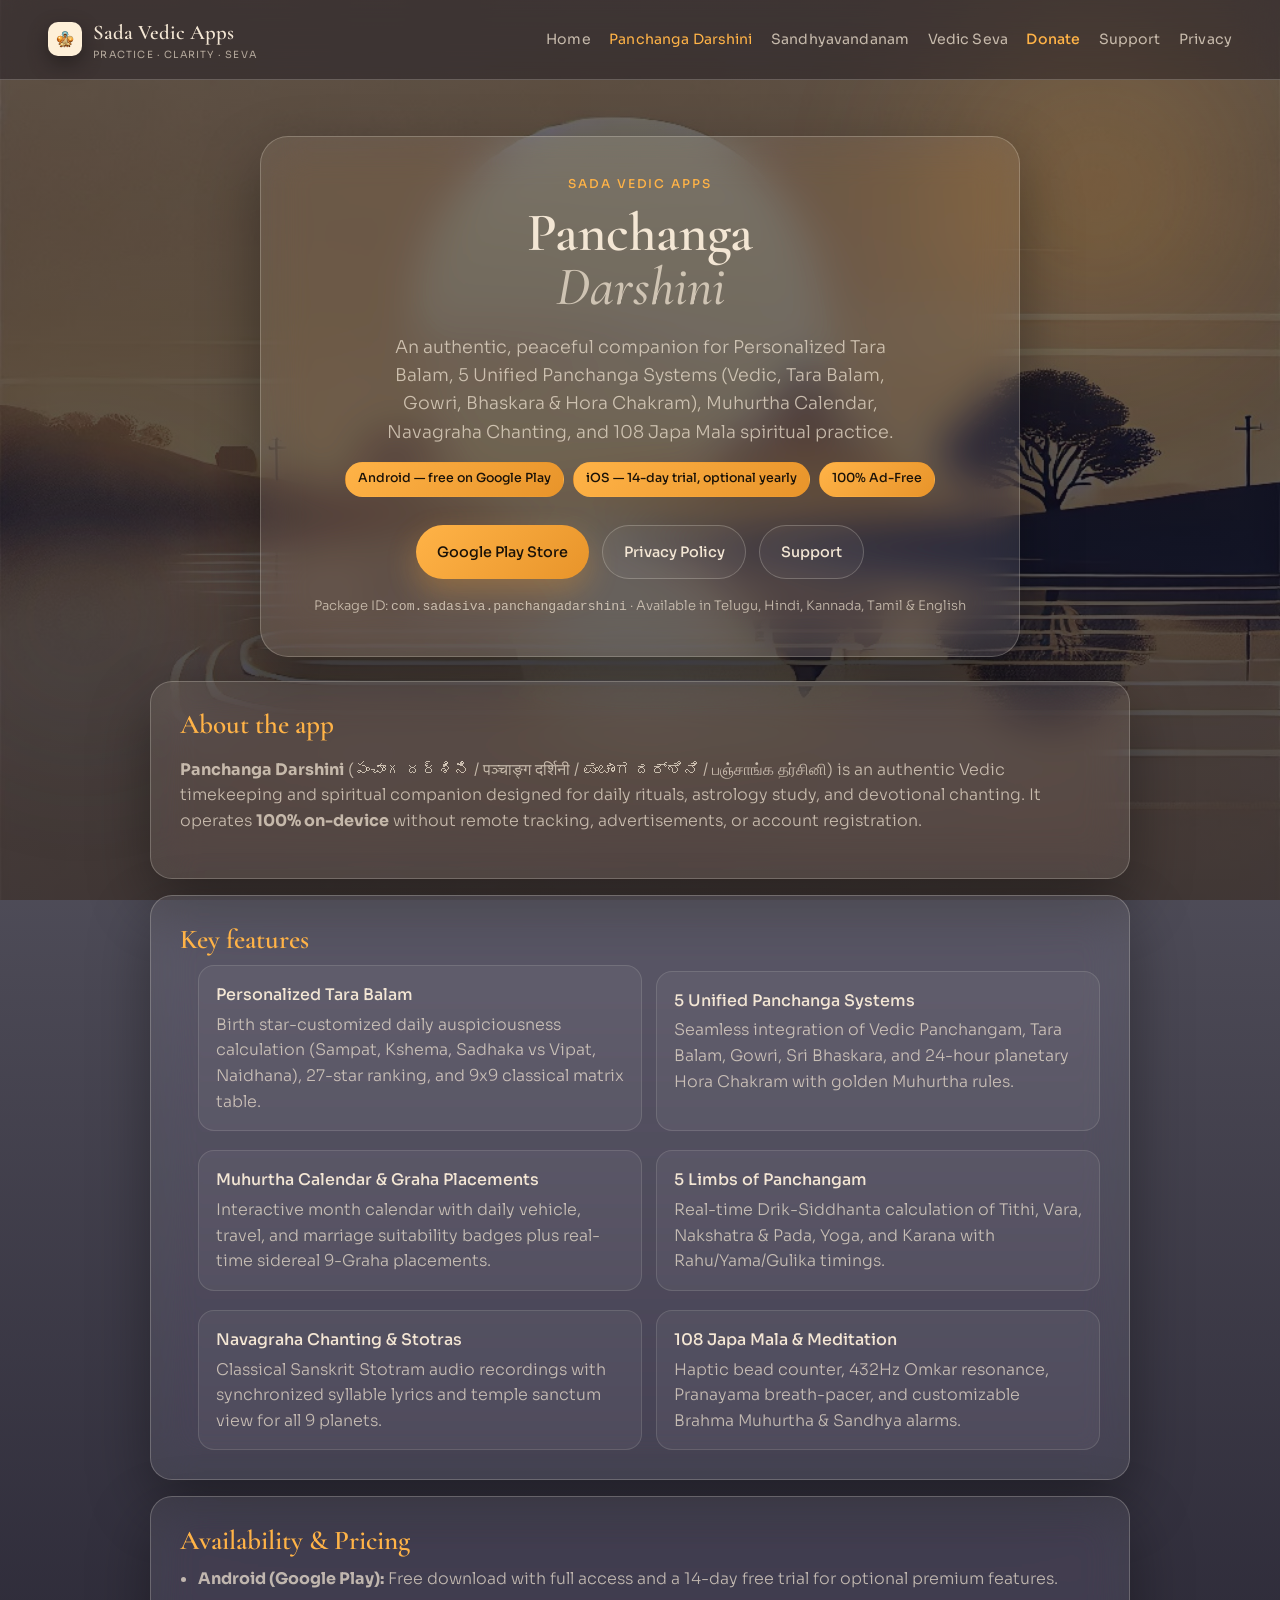
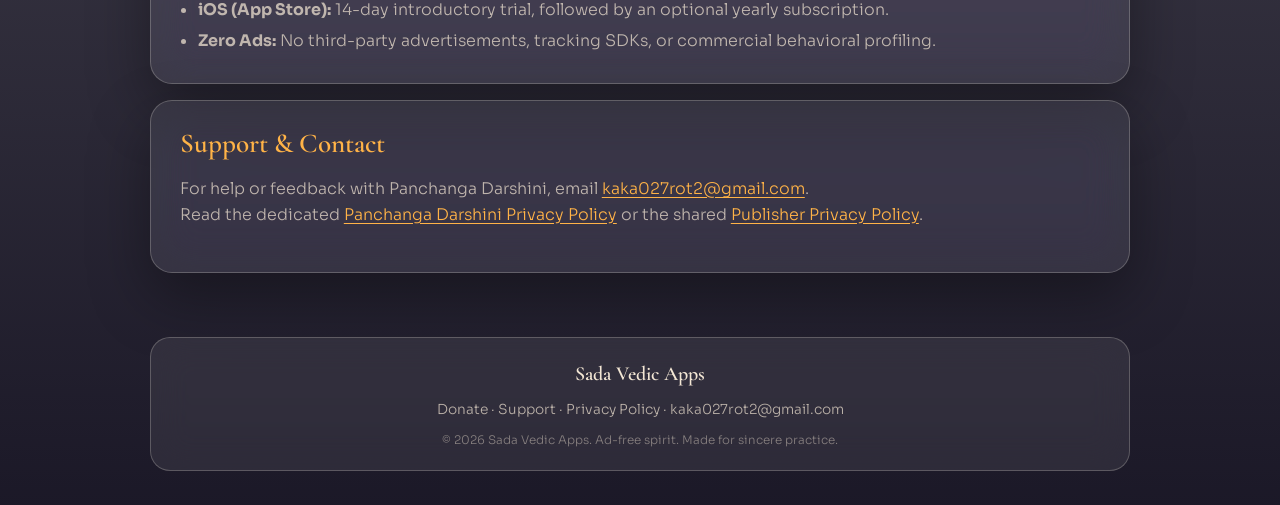
<file: apps/panchanga-darshini.html>
<!DOCTYPE html>
<html lang="en">
<head>
  <meta charset="UTF-8" />
  <meta name="viewport" content="width=device-width, initial-scale=1" />
  <meta name="description" content="Panchanga Darshini — Vedic Panchangam, Gowri & Bhaskara Muhurat, Navagraha Chanting, and 108 Japa Mala for Android and iOS." />
  <meta name="theme-color" content="#0D0A1A" />
  <title>Panchanga Darshini · Sada Vedic Apps</title>
  <link rel="icon" type="image/png" href="../assets/favicon.png" />
  <link rel="apple-touch-icon" href="../assets/app-icon.png" />
  <link rel="preconnect" href="https://fonts.googleapis.com" />
  <link rel="preconnect" href="https://fonts.gstatic.com" crossorigin />
  <link href="https://fonts.googleapis.com/css2?family=Cormorant+Garamond:ital,wght@0,500;0,600;1,500&family=Sora:wght@300;400;500;600&display=swap" rel="stylesheet" />
  <link rel="stylesheet" href="../styles.css" />
  <style>
    body {
      background:
        linear-gradient(180deg, rgba(13, 10, 26, 0.58), rgba(13, 10, 26, 0.94)),
        url("../assets/hero-bg.jpg") center / cover fixed;
    }
  </style>
</head>
<body>
  <div class="ambient" aria-hidden="true">
    <div class="orb orb-a"></div>
    <div class="orb orb-b"></div>
  </div>

  <header class="top">
    <a class="brand-mark" href="../index.html">
      <img src="../assets/app-icon.png" alt="" width="34" height="34" />
      <span>Sada Vedic Apps<small>Practice · Clarity · Seva</small></span>
    </a>
    <nav>
      <a href="../index.html">Home</a>
      <a href="panchanga-darshini.html" aria-current="page">Panchanga Darshini</a>
      <a href="sadarogya-sandhyavandanam.html">Sandhyavandanam</a>
      <a href="vedic-seva.html">Vedic Seva</a>
      <a href="../donate.html" class="nav-donate">Donate</a>
      <a href="../support.html">Support</a>
      <a href="../privacy.html">Privacy</a>
    </nav>
  </header>

  <main class="page wrap">
    <header class="page-hero glass">
      <p class="eyebrow">Sada Vedic Apps</p>
      <h1>Panchanga<br /><em>Darshini</em></h1>
      <p class="lede">
        An authentic, peaceful companion for Personalized Tara Balam, 5 Unified Panchanga Systems
        (Vedic, Tara Balam, Gowri, Bhaskara &amp; Hora Chakram), Muhurtha Calendar, Navagraha Chanting, and 108 Japa Mala spiritual practice.
      </p>
      <div class="meta-row" style="justify-content:center">
        <span class="chip on">Android — free on Google Play</span>
        <span class="chip on">iOS — 14-day trial, optional yearly</span>
        <span class="chip on">100% Ad-Free</span>
      </div>
      <div class="cta-row">
        <a
          class="btn primary"
          href="https://play.google.com/store/apps/details?id=com.sadasiva.panchangadarshini"
          target="_blank"
          rel="noopener noreferrer"
        >Google Play Store</a>
        <a class="btn ghost" href="../panchanga-darshini-privacy.html">Privacy Policy</a>
        <a class="btn ghost" href="../support.html">Support</a>
      </div>
      <p class="muted" style="margin-top:1rem;font-size:0.82rem">
        Package ID: <code>com.sadasiva.panchangadarshini</code> · Available in Telugu, Hindi, Kannada, Tamil &amp; English
      </p>
    </header>

    <div class="stack">
      <section class="panel">
        <h2>About the app</h2>
        <p>
          <strong>Panchanga Darshini</strong> (పంచాంగ దర్శిని / पञ्चाङ्ग दर्शिनी / ಪಂಚಾಂಗ ದರ್ಶಿನಿ / பஞ்சாங்க தர்சினி)
          is an authentic Vedic timekeeping and spiritual companion designed for daily rituals, astrology study, and devotional chanting.
          It operates <strong>100% on-device</strong> without remote tracking, advertisements, or account registration.
        </p>
      </section>

      <section class="panel">
        <h2>Key features</h2>
        <ul class="feature-grid">
          <li>
            <strong>Personalized Tara Balam</strong>
            Birth star-customized daily auspiciousness calculation (Sampat, Kshema, Sadhaka vs Vipat, Naidhana), 27-star ranking, and 9x9 classical matrix table.
          </li>
          <li>
            <strong>5 Unified Panchanga Systems</strong>
            Seamless integration of Vedic Panchangam, Tara Balam, Gowri, Sri Bhaskara, and 24-hour planetary Hora Chakram with golden Muhurtha rules.
          </li>
          <li>
            <strong>Muhurtha Calendar &amp; Graha Placements</strong>
            Interactive month calendar with daily vehicle, travel, and marriage suitability badges plus real-time sidereal 9-Graha placements.
          </li>
          <li>
            <strong>5 Limbs of Panchangam</strong>
            Real-time Drik-Siddhanta calculation of Tithi, Vara, Nakshatra &amp; Pada, Yoga, and Karana with Rahu/Yama/Gulika timings.
          </li>
          <li>
            <strong>Navagraha Chanting &amp; Stotras</strong>
            Classical Sanskrit Stotram audio recordings with synchronized syllable lyrics and temple sanctum view for all 9 planets.
          </li>
          <li>
            <strong>108 Japa Mala &amp; Meditation</strong>
            Haptic bead counter, 432Hz Omkar resonance, Pranayama breath-pacer, and customizable Brahma Muhurtha &amp; Sandhya alarms.
          </li>
        </ul>
      </section>

      <section class="panel">
        <h2>Availability &amp; Pricing</h2>
        <ul>
          <li><strong>Android (Google Play):</strong> Free download with full access and a 14-day free trial for optional premium features.</li>
          <li><strong>iOS (App Store):</strong> 14-day introductory trial, followed by an optional yearly subscription.</li>
          <li><strong>Zero Ads:</strong> No third-party advertisements, tracking SDKs, or commercial behavioral profiling.</li>
        </ul>
      </section>

      <section class="panel">
        <h2>Support &amp; Contact</h2>
        <p>
          For help or feedback with Panchanga Darshini, email
          <a href="mailto:kaka027rot2@gmail.com">kaka027rot2@gmail.com</a>.<br />
          Read the dedicated <a href="../panchanga-darshini-privacy.html">Panchanga Darshini Privacy Policy</a>
          or the shared <a href="../privacy.html">Publisher Privacy Policy</a>.
        </p>
      </section>
    </div>
  </main>

  <footer class="site-foot">
    <div class="foot-glass">
      <p class="foot-brand">Sada Vedic Apps</p>
      <p class="foot-links">
        <a href="../donate.html">Donate</a> ·
        <a href="../support.html">Support</a> ·
        <a href="../panchanga-darshini-privacy.html">Privacy Policy</a> ·
        <a href="mailto:kaka027rot2@gmail.com">kaka027rot2@gmail.com</a>
      </p>
      <p class="foot-copy">© <span id="year"></span> Sada Vedic Apps. Ad-free spirit. Made for sincere practice.</p>
    </div>
  </footer>
  <script>document.getElementById('year').textContent = new Date().getFullYear();</script>
</body>
</html>
</file>
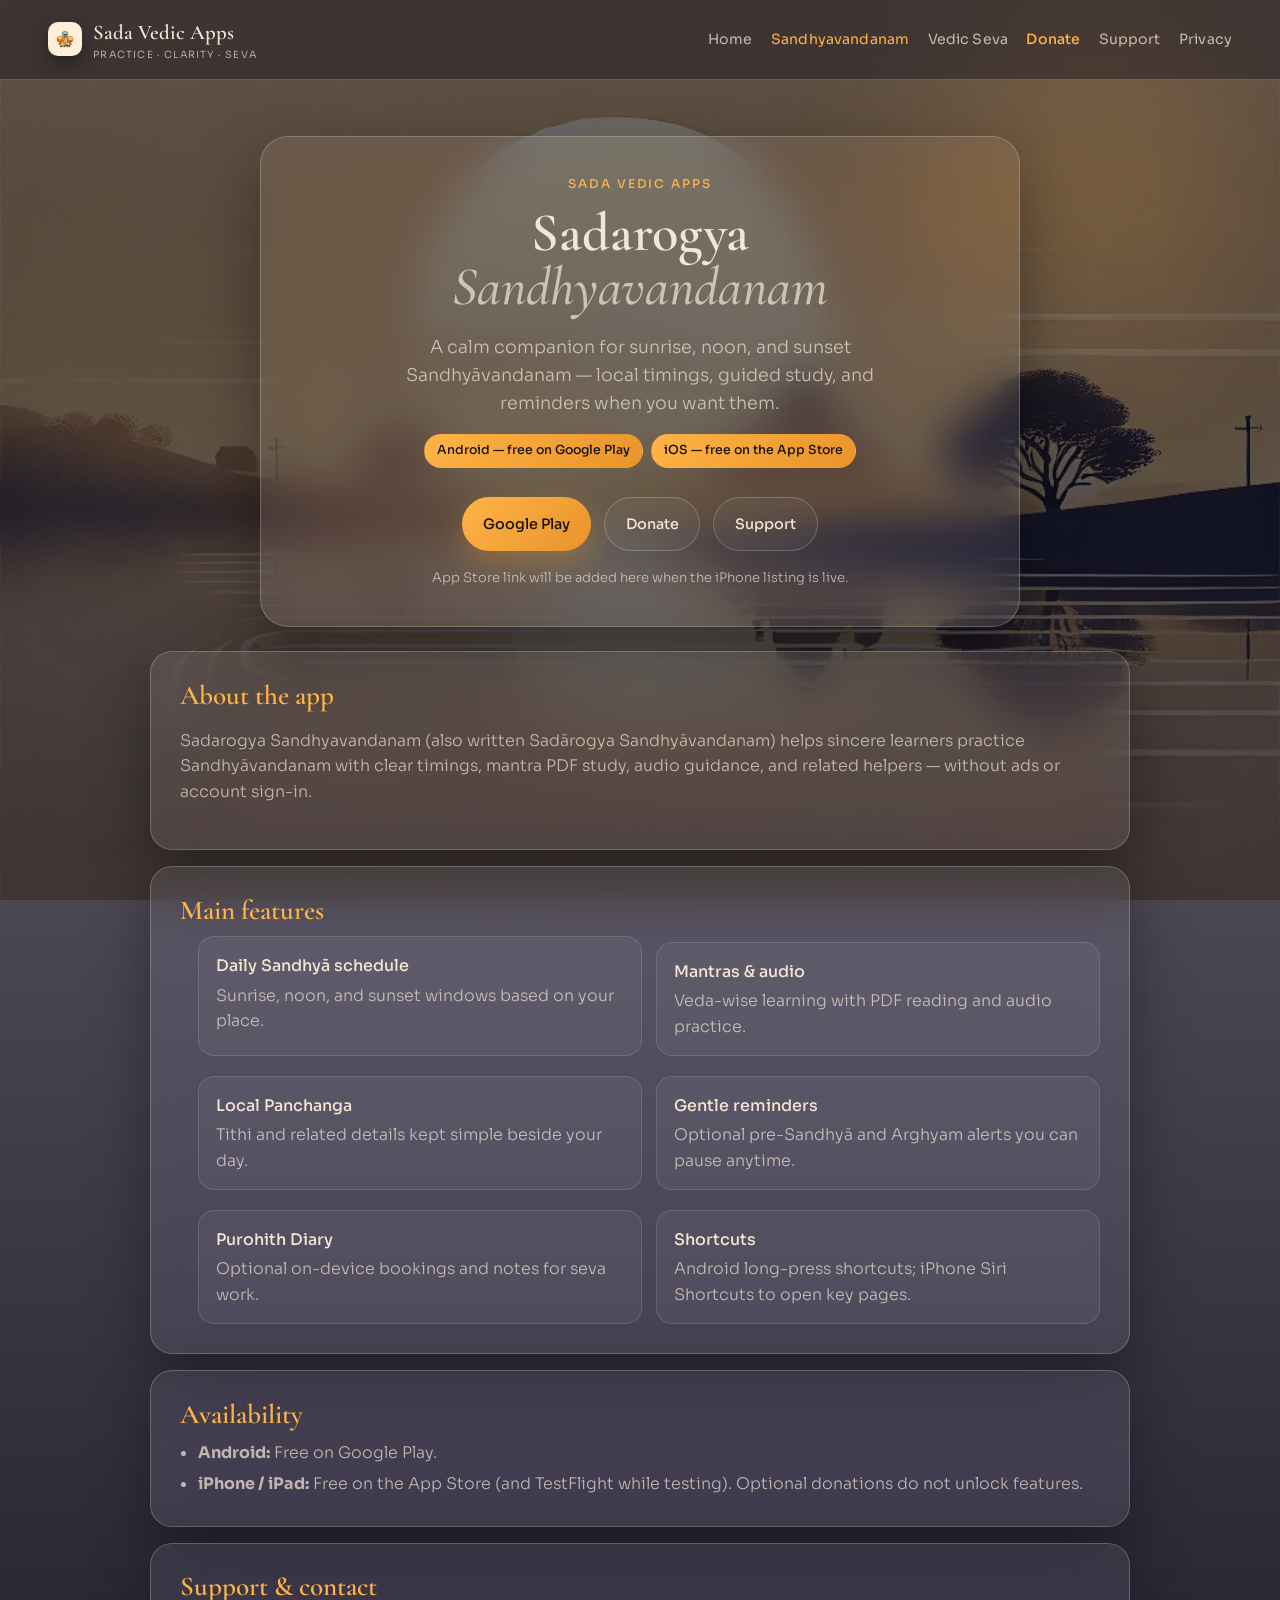
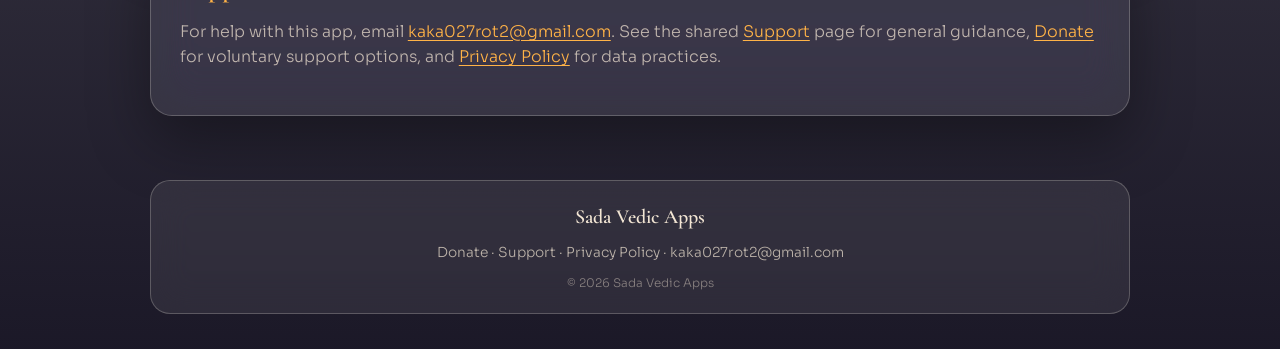
<file: apps/sadarogya-sandhyavandanam.html>
<!DOCTYPE html>
<html lang="en">
<head>
  <meta charset="UTF-8" />
  <meta name="viewport" content="width=device-width, initial-scale=1" />
  <meta name="description" content="Sadarogya Sandhyavandanam — daily Sandhyā timings, mantras, audio, and Panchanga for Android and iPhone." />
  <meta name="theme-color" content="#0D0A1A" />
  <title>Sadarogya Sandhyavandanam · Sada Vedic Apps</title>
  <link rel="icon" type="image/png" href="../assets/favicon.png" />
  <link rel="apple-touch-icon" href="../assets/app-icon.png" />
  <link rel="preconnect" href="https://fonts.googleapis.com" />
  <link rel="preconnect" href="https://fonts.gstatic.com" crossorigin />
  <link href="https://fonts.googleapis.com/css2?family=Cormorant+Garamond:ital,wght@0,500;0,600;1,500&family=Sora:wght@300;400;500;600&display=swap" rel="stylesheet" />
  <link rel="stylesheet" href="../styles.css" />
  <style>
    body {
      background:
        linear-gradient(180deg, rgba(13, 10, 26, 0.58), rgba(13, 10, 26, 0.94)),
        url("../assets/hero-bg.jpg") center / cover fixed;
    }
  </style>
</head>
<body>
  <div class="ambient" aria-hidden="true">
    <div class="orb orb-a"></div>
    <div class="orb orb-b"></div>
  </div>

  <header class="top">
    <a class="brand-mark" href="../index.html">
      <img src="../assets/app-icon.png" alt="" width="34" height="34" />
      <span>Sada Vedic Apps<small>Practice · Clarity · Seva</small></span>
    </a>
    <nav>
      <a href="../index.html">Home</a>
      <a href="sadarogya-sandhyavandanam.html" aria-current="page">Sandhyavandanam</a>
      <a href="vedic-seva.html">Vedic Seva</a>
      <a href="../donate.html" class="nav-donate">Donate</a>
      <a href="../support.html">Support</a>
      <a href="../privacy.html">Privacy</a>
    </nav>
  </header>

  <main class="page wrap">
    <header class="page-hero glass">
      <p class="eyebrow">Sada Vedic Apps</p>
      <h1>Sadarogya<br /><em>Sandhyavandanam</em></h1>
      <p class="lede">
        A calm companion for sunrise, noon, and sunset Sandhyāvandanam —
        local timings, guided study, and reminders when you want them.
      </p>
      <div class="meta-row" style="justify-content:center">
        <span class="chip on">Android — free on Google Play</span>
        <span class="chip on">iOS — free on the App Store</span>
      </div>
        <div class="cta-row">
          <a
            class="btn primary"
            href="https://play.google.com/store/apps/details?id=com.sadaarogyya.sandhyavandanam"
            target="_blank"
            rel="noopener noreferrer"
          >Google Play</a>
          <a class="btn ghost" href="../donate.html">Donate</a>
          <a class="btn ghost" href="../support.html">Support</a>
        </div>
      <p class="muted" style="margin-top:1rem;font-size:0.82rem">
        App Store link will be added here when the iPhone listing is live.
      </p>
    </header>

    <div class="stack">
      <section class="panel">
        <h2>About the app</h2>
        <p>
          Sadarogya Sandhyavandanam (also written Sadārogya Sandhyāvandanam) helps
          sincere learners practice Sandhyāvandanam with clear timings, mantra PDF
          study, audio guidance, and related helpers — without ads or account sign-in.
        </p>
      </section>

      <section class="panel">
        <h2>Main features</h2>
        <ul class="feature-grid">
          <li>
            <strong>Daily Sandhyā schedule</strong>
            Sunrise, noon, and sunset windows based on your place.
          </li>
          <li>
            <strong>Mantras &amp; audio</strong>
            Veda-wise learning with PDF reading and audio practice.
          </li>
          <li>
            <strong>Local Panchanga</strong>
            Tithi and related details kept simple beside your day.
          </li>
          <li>
            <strong>Gentle reminders</strong>
            Optional pre-Sandhyā and Arghyam alerts you can pause anytime.
          </li>
          <li>
            <strong>Purohith Diary</strong>
            Optional on-device bookings and notes for seva work.
          </li>
          <li>
            <strong>Shortcuts</strong>
            Android long-press shortcuts; iPhone Siri Shortcuts to open key pages.
          </li>
        </ul>
      </section>

      <section class="panel">
        <h2>Availability</h2>
        <ul>
          <li><strong>Android:</strong> Free on Google Play.</li>
          <li><strong>iPhone / iPad:</strong> Free on the App Store (and TestFlight while testing). Optional donations do not unlock features.</li>
        </ul>
      </section>

      <section class="panel">
        <h2>Support &amp; contact</h2>
        <p>
          For help with this app, email
          <a href="mailto:kaka027rot2@gmail.com">kaka027rot2@gmail.com</a>.
          See the shared <a href="../support.html">Support</a> page for general guidance,
          <a href="../donate.html">Donate</a> for voluntary support options,
          and <a href="../privacy.html">Privacy Policy</a> for data practices.
        </p>
      </section>
    </div>
  </main>

  <footer class="site-foot">
    <div class="foot-glass">
      <p class="foot-brand">Sada Vedic Apps</p>
      <p class="foot-links">
        <a href="../donate.html">Donate</a> ·
        <a href="../support.html">Support</a> ·
        <a href="../privacy.html">Privacy Policy</a> ·
        <a href="mailto:kaka027rot2@gmail.com">kaka027rot2@gmail.com</a>
      </p>
      <p class="foot-copy">© <span id="year"></span> Sada Vedic Apps</p>
    </div>
  </footer>
  <script>document.getElementById('year').textContent = new Date().getFullYear();</script>
</body>
</html>
</file>
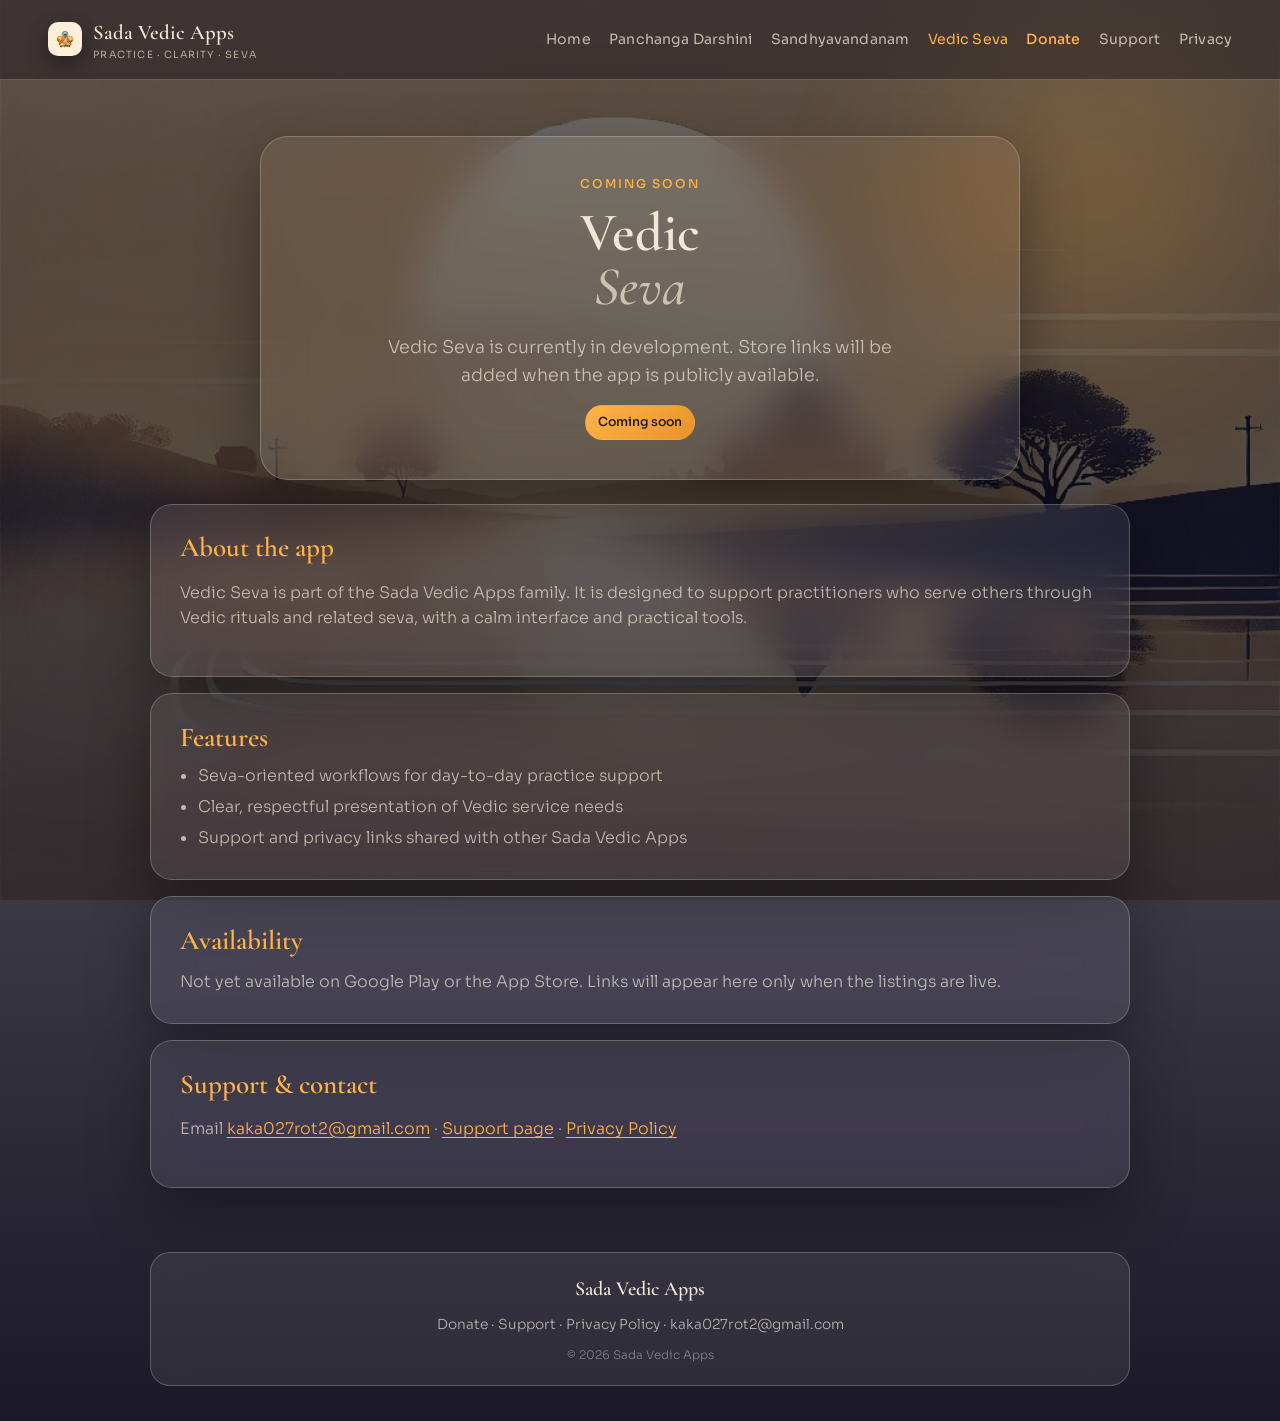
<file: apps/vedic-seva.html>
<!DOCTYPE html>
<html lang="en">
<head>
  <meta charset="UTF-8" />
  <meta name="viewport" content="width=device-width, initial-scale=1" />
  <meta name="description" content="Vedic Seva by Sada Vedic Apps — currently in development. Coming soon." />
  <meta name="theme-color" content="#0D0A1A" />
  <title>Vedic Seva · Sada Vedic Apps</title>
  <link rel="icon" type="image/png" href="../assets/favicon.png" />
  <link rel="apple-touch-icon" href="../assets/app-icon.png" />
  <link rel="preconnect" href="https://fonts.googleapis.com" />
  <link rel="preconnect" href="https://fonts.gstatic.com" crossorigin />
  <link href="https://fonts.googleapis.com/css2?family=Cormorant+Garamond:ital,wght@0,500;0,600;1,500&family=Sora:wght@300;400;500;600&display=swap" rel="stylesheet" />
  <link rel="stylesheet" href="../styles.css" />
  <style>
    body {
      background:
        linear-gradient(180deg, rgba(13, 10, 26, 0.58), rgba(13, 10, 26, 0.94)),
        url("../assets/hero-bg.jpg") center / cover fixed;
    }
  </style>
</head>
<body>
  <div class="ambient" aria-hidden="true">
    <div class="orb orb-a"></div>
    <div class="orb orb-b"></div>
  </div>

  <header class="top">
    <a class="brand-mark" href="../index.html">
      <img src="../assets/app-icon.png" alt="" width="34" height="34" />
      <span>Sada Vedic Apps<small>Practice · Clarity · Seva</small></span>
    </a>
    <nav>
      <a href="../index.html">Home</a>
      <a href="panchanga-darshini.html">Panchanga Darshini</a>
      <a href="sadarogya-sandhyavandanam.html">Sandhyavandanam</a>
      <a href="vedic-seva.html" aria-current="page">Vedic Seva</a>
      <a href="../donate.html" class="nav-donate">Donate</a>
      <a href="../support.html">Support</a>
      <a href="../privacy.html">Privacy</a>
    </nav>
  </header>

  <main class="page wrap">
    <header class="page-hero glass">
      <p class="eyebrow">Coming soon</p>
      <h1>Vedic<br /><em>Seva</em></h1>
      <p class="lede">
        Vedic Seva is currently in development. Store links will be added when the app is publicly available.
      </p>
      <div class="meta-row" style="justify-content:center">
        <span class="chip on">Coming soon</span>
      </div>
    </header>

    <div class="stack">
      <section class="panel">
        <h2>About the app</h2>
        <p>
          Vedic Seva is part of the Sada Vedic Apps family. It is designed to support
          practitioners who serve others through Vedic rituals and related seva,
          with a calm interface and practical tools.
        </p>
      </section>

      <section class="panel">
        <h2>Features</h2>
        <ul>
          <li>Seva-oriented workflows for day-to-day practice support</li>
          <li>Clear, respectful presentation of Vedic service needs</li>
          <li>Support and privacy links shared with other Sada Vedic Apps</li>
        </ul>
      </section>

      <section class="panel">
        <h2>Availability</h2>
        <p class="muted">
          Not yet available on Google Play or the App Store. Links will appear here only when the listings are live.
        </p>
      </section>

      <section class="panel">
        <h2>Support &amp; contact</h2>
        <p>
          Email <a href="mailto:kaka027rot2@gmail.com">kaka027rot2@gmail.com</a> ·
          <a href="../support.html">Support page</a> ·
          <a href="../privacy.html">Privacy Policy</a>
        </p>
      </section>
    </div>
  </main>

  <footer class="site-foot">
    <div class="foot-glass">
      <p class="foot-brand">Sada Vedic Apps</p>
      <p class="foot-links">
        <a href="../donate.html">Donate</a> ·
        <a href="../support.html">Support</a> ·
        <a href="../privacy.html">Privacy Policy</a> ·
        <a href="mailto:kaka027rot2@gmail.com">kaka027rot2@gmail.com</a>
      </p>
      <p class="foot-copy">© <span id="year"></span> Sada Vedic Apps</p>
    </div>
  </footer>
  <script>document.getElementById('year').textContent = new Date().getFullYear();</script>
</body>
</html>
</file>
<file: styles.css>
:root {
  --ink: #0d0a1a;
  --sand: #f3e6d4;
  --sand-mute: rgba(243, 230, 212, 0.72);
  --amber: #ffb347;
  --amber-deep: #e8942a;
  --glass: rgba(255, 255, 255, 0.08);
  --glass-strong: rgba(255, 255, 255, 0.11);
  --glass-border: rgba(255, 248, 235, 0.22);
  --shadow: 0 24px 60px rgba(0, 0, 0, 0.35);
  --radius: 28px;
  --font-display: "Cormorant Garamond", Georgia, serif;
  --font-body: "Sora", system-ui, sans-serif;
  --max: 980px;
}

*,
*::before,
*::after {
  box-sizing: border-box;
}

html {
  scroll-behavior: smooth;
}

body {
  margin: 0;
  min-height: 100vh;
  color: var(--sand);
  font-family: var(--font-body);
  font-weight: 300;
  line-height: 1.6;
  background:
    linear-gradient(180deg, rgba(13, 10, 26, 0.58), rgba(13, 10, 26, 0.94)),
    url("assets/hero-bg.jpg") center / cover fixed;
  overflow-x: hidden;
}

img {
  max-width: 100%;
  display: block;
}

a {
  color: inherit;
  text-decoration: none;
}

.ambient {
  position: fixed;
  inset: 0;
  pointer-events: none;
  z-index: 0;
}

.orb {
  position: absolute;
  border-radius: 50%;
  filter: blur(60px);
  opacity: 0.42;
  animation: drift 18s ease-in-out infinite;
}

.orb-a {
  width: min(520px, 42vw);
  height: min(520px, 42vw);
  background: radial-gradient(circle, rgba(255, 179, 71, 0.55), transparent 70%);
  top: -8%;
  right: -6%;
}

.orb-b {
  width: min(420px, 36vw);
  height: min(420px, 36vw);
  background: radial-gradient(circle, rgba(90, 120, 160, 0.28), transparent 70%);
  bottom: 8%;
  left: -10%;
  animation-delay: -6s;
}

@keyframes drift {
  0%,
  100% {
    transform: translate(0, 0) scale(1);
  }
  50% {
    transform: translate(2%, -3%) scale(1.06);
  }
}

.top,
main,
.site-foot {
  position: relative;
  z-index: 1;
}

.top {
  display: flex;
  align-items: center;
  justify-content: space-between;
  gap: 1rem;
  padding: 1rem clamp(1.25rem, 4vw, 3rem);
  backdrop-filter: blur(18px);
  -webkit-backdrop-filter: blur(18px);
  background: rgba(13, 10, 26, 0.38);
  border-bottom: 1px solid var(--glass-border);
}

.brand-mark {
  display: inline-flex;
  align-items: center;
  gap: 0.7rem;
  font-family: var(--font-display);
  font-size: 1.3rem;
  font-weight: 600;
}

.brand-mark img {
  width: 34px;
  height: 34px;
  border-radius: 10px;
  box-shadow: 0 8px 20px rgba(0, 0, 0, 0.35);
}

.brand-mark small {
  display: block;
  margin-top: -0.15rem;
  font-family: var(--font-body);
  font-size: 0.62rem;
  font-weight: 400;
  letter-spacing: 0.12em;
  text-transform: uppercase;
  opacity: 0.65;
}

.top nav {
  display: flex;
  flex-wrap: wrap;
  justify-content: flex-end;
  gap: 0.95rem 1.15rem;
  font-size: 0.88rem;
  font-weight: 400;
  letter-spacing: 0.01em;
}

.top nav a {
  opacity: 0.75;
  transition: opacity 0.2s ease, color 0.2s ease;
}

.top nav a:hover,
.top nav a[aria-current="page"] {
  opacity: 1;
  color: var(--amber);
}

.wrap {
  width: min(var(--max), calc(100% - 2.5rem));
  margin: 0 auto;
}

.hero {
  min-height: calc(100vh - 74px);
  display: grid;
  place-items: center;
  padding: clamp(2rem, 6vw, 4.5rem) 0;
}

.glass,
.panel {
  background: var(--glass);
  border: 1px solid var(--glass-border);
  box-shadow: var(--shadow);
  backdrop-filter: blur(22px) saturate(140%);
  -webkit-backdrop-filter: blur(22px) saturate(140%);
}

.hero-glass {
  width: min(720px, calc(100% - 2.5rem));
  padding: clamp(2rem, 5vw, 3.3rem);
  border-radius: var(--radius);
  text-align: center;
  animation: rise 0.85s ease both;
}

@keyframes rise {
  from {
    opacity: 0;
    transform: translateY(16px);
  }
  to {
    opacity: 1;
    transform: translateY(0);
  }
}

.eyebrow {
  margin: 0 0 0.8rem;
  font-size: 0.76rem;
  font-weight: 500;
  letter-spacing: 0.16em;
  text-transform: uppercase;
  color: var(--amber);
}

h1 {
  margin: 0;
  font-family: var(--font-display);
  font-size: clamp(2.8rem, 8vw, 4.8rem);
  font-weight: 600;
  line-height: 0.98;
}

h1 em {
  font-style: italic;
  font-weight: 500;
  color: var(--sand-mute);
}

.lede {
  margin: 1.2rem auto 0;
  max-width: 34rem;
  color: var(--sand-mute);
  font-size: clamp(1rem, 2.3vw, 1.1rem);
}

.cta-row {
  display: flex;
  flex-wrap: wrap;
  justify-content: center;
  gap: 0.8rem;
  margin-top: 1.8rem;
}

.btn {
  display: inline-flex;
  align-items: center;
  justify-content: center;
  padding: 0.9rem 1.3rem;
  border-radius: 999px;
  font-size: 0.9rem;
  font-weight: 500;
  transition: transform 0.2s ease, background 0.2s ease;
}

.btn:hover {
  transform: translateY(-1px);
}

.btn.primary {
  background: linear-gradient(135deg, var(--amber), var(--amber-deep));
  color: #1a1208;
  box-shadow: 0 12px 30px rgba(232, 148, 42, 0.32);
}

.btn.ghost {
  border: 1px solid var(--glass-border);
  background: rgba(255, 255, 255, 0.04);
}

.section {
  padding: clamp(2.5rem, 7vw, 4.5rem) 0;
}

.section-head {
  text-align: center;
  max-width: 36rem;
  margin: 0 auto 1.6rem;
}

.section-head h2,
.page-hero h1,
.panel h2,
.panel h3 {
  font-family: var(--font-display);
  font-weight: 600;
}

.section-head h2,
.panel h2 {
  margin: 0;
  font-size: clamp(1.9rem, 4.5vw, 2.6rem);
  line-height: 1.12;
}

.section-head p,
.muted {
  margin: 0.75rem 0 0;
  color: var(--sand-mute);
}

.app-grid {
  display: grid;
  grid-template-columns: repeat(2, minmax(0, 1fr));
  gap: 1rem;
}

.app-card {
  display: block;
  padding: 1.5rem;
  border-radius: 22px;
  background: var(--glass-strong);
  border: 1px solid var(--glass-border);
  box-shadow: var(--shadow);
  backdrop-filter: blur(22px);
  -webkit-backdrop-filter: blur(22px);
  transition: transform 0.2s ease, border-color 0.2s ease;
}

.app-card:hover {
  transform: translateY(-2px);
  border-color: rgba(255, 179, 71, 0.45);
}

.app-card .label {
  margin: 0;
  color: var(--amber);
  font-size: 0.72rem;
  letter-spacing: 0.12em;
  text-transform: uppercase;
  font-weight: 500;
}

.app-card h3 {
  margin: 0.45rem 0 0;
  font-family: var(--font-display);
  font-size: 1.7rem;
  font-weight: 600;
}

.app-card p {
  margin: 0.55rem 0 0;
  color: var(--sand-mute);
  font-size: 0.94rem;
}

.app-card .go {
  display: inline-block;
  margin-top: 1rem;
  color: var(--amber);
  font-size: 0.82rem;
  font-weight: 500;
}

.page {
  padding: clamp(2rem, 6vw, 3.5rem) 0 4rem;
}

.page-hero {
  width: min(760px, 100%);
  margin: 0 auto 1.5rem;
  padding: clamp(1.6rem, 4vw, 2.4rem);
  border-radius: var(--radius);
  text-align: center;
}

.page-hero h1 {
  font-size: clamp(2.2rem, 6vw, 3.4rem);
}

.stack {
  display: grid;
  gap: 1rem;
}

.panel {
  padding: clamp(1.3rem, 3vw, 1.8rem);
  border-radius: 22px;
}

.panel h2 {
  font-size: 1.7rem;
  color: var(--amber);
}

.panel h3 {
  margin: 1.1rem 0 0.35rem;
  font-size: 1.25rem;
  color: var(--sand);
}

.panel p,
.panel li {
  color: var(--sand-mute);
}

.panel a {
  color: var(--amber);
  text-decoration: underline;
  text-underline-offset: 3px;
}

.panel ul {
  margin: 0.6rem 0 0;
  padding-left: 1.15rem;
}

.panel li + li {
  margin-top: 0.35rem;
}

.feature-grid {
  display: grid;
  grid-template-columns: repeat(2, minmax(0, 1fr));
  gap: 0.85rem;
  margin-top: 0.9rem;
}

.feature-grid li {
  list-style: none;
  margin: 0;
  padding: 1rem 1.05rem;
  border-radius: 16px;
  background: rgba(255, 255, 255, 0.05);
  border: 1px solid rgba(255, 248, 235, 0.12);
}

.feature-grid {
  padding: 0;
}

.feature-grid strong {
  display: block;
  margin-bottom: 0.25rem;
  color: var(--sand);
  font-weight: 500;
}

.meta-row {
  display: flex;
  flex-wrap: wrap;
  gap: 0.55rem;
  margin-top: 1rem;
}

.chip {
  padding: 0.4rem 0.75rem;
  border-radius: 999px;
  border: 1px solid var(--glass-border);
  font-size: 0.78rem;
  color: var(--sand-mute);
}

.chip.on {
  color: #1a1208;
  background: linear-gradient(135deg, var(--amber), var(--amber-deep));
  border-color: transparent;
  font-weight: 500;
}

.qr-wrap {
  margin: 1.2rem auto 0;
  width: fit-content;
  padding: 0.85rem;
  border-radius: 18px;
  background: #fff;
  box-shadow: 0 12px 28px rgba(0, 0, 0, 0.28);
}

.qr-image {
  display: block;
  width: 220px;
  height: 220px;
}

.upi-box {
  margin-top: 0.85rem;
  padding: 0.95rem 1.1rem;
  border-radius: 14px;
  background: rgba(0, 0, 0, 0.28);
  border: 1px solid var(--glass-border);
  font-family: ui-monospace, SFMono-Regular, Menlo, monospace;
  font-size: 1.05rem;
  letter-spacing: 0.02em;
  color: var(--sand);
  word-break: break-all;
}

.small-center {
  text-align: center;
  font-size: 0.8rem;
}

button.btn {
  border: none;
  cursor: pointer;
  font-family: inherit;
}

.nav-donate {
  color: var(--amber) !important;
  opacity: 1 !important;
  font-weight: 500;
}

.site-foot {
  padding: 0 clamp(1.25rem, 4vw, 3rem) 2.2rem;
}

.foot-glass {
  width: min(var(--max), 100%);
  margin: 0 auto;
  padding: 1.25rem 1.4rem;
  border-radius: 20px;
  text-align: center;
  background: var(--glass);
  border: 1px solid var(--glass-border);
  backdrop-filter: blur(18px);
  -webkit-backdrop-filter: blur(18px);
}

.foot-brand {
  margin: 0;
  font-family: var(--font-display);
  font-size: 1.25rem;
  font-weight: 600;
}

.foot-links {
  margin: 0.55rem 0 0;
  font-size: 0.86rem;
  color: var(--sand-mute);
}

.foot-links a:hover {
  color: var(--amber);
}

.foot-copy {
  margin: 0.65rem 0 0;
  font-size: 0.74rem;
  color: rgba(243, 230, 212, 0.45);
}

.prose h2 {
  margin-top: 1.6rem;
}

.prose a {
  color: var(--amber);
  text-decoration: underline;
  text-underline-offset: 3px;
}

@media (max-width: 760px) {
  .top {
    flex-direction: column;
    align-items: flex-start;
  }

  .top nav {
    justify-content: flex-start;
  }

  .app-grid,
  .feature-grid {
    grid-template-columns: 1fr;
  }
}

@media (prefers-reduced-motion: reduce) {
  *,
  *::before,
  *::after {
    animation: none !important;
    transition: none !important;
  }
}
</file>
